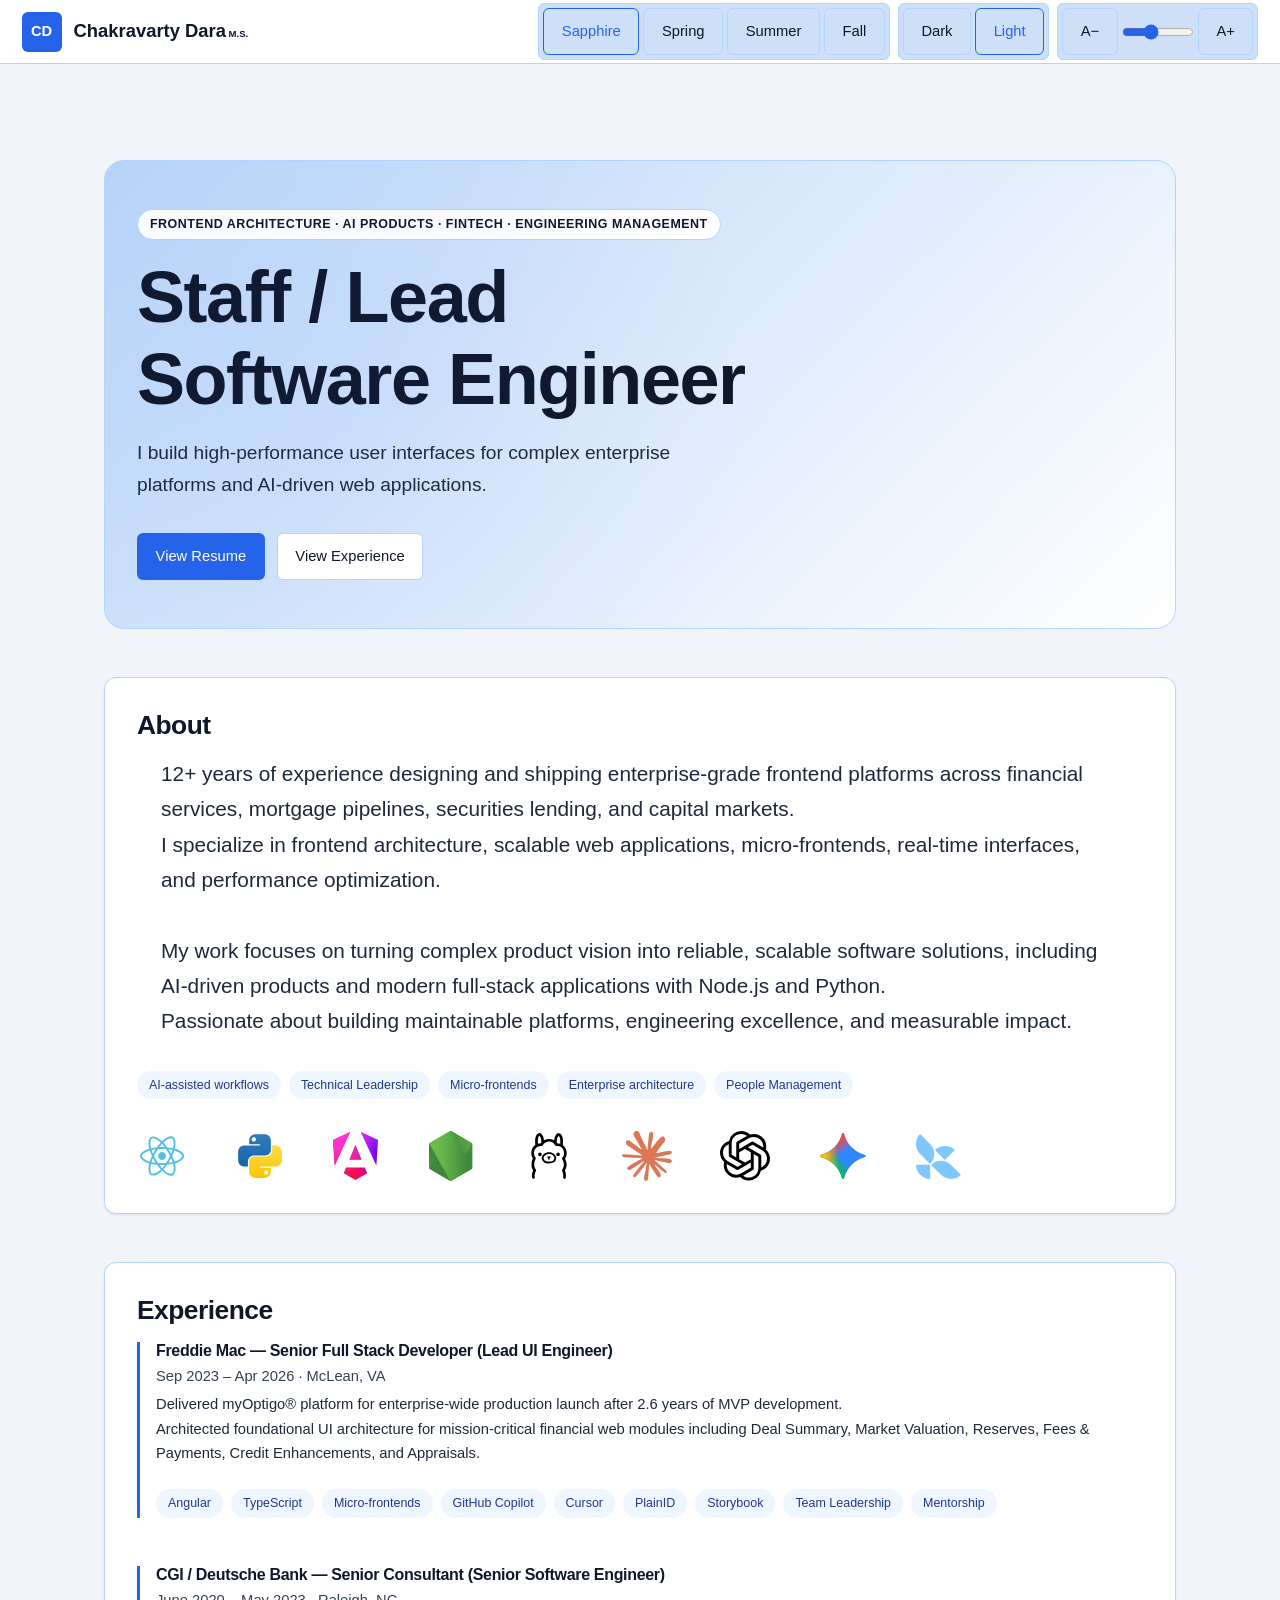
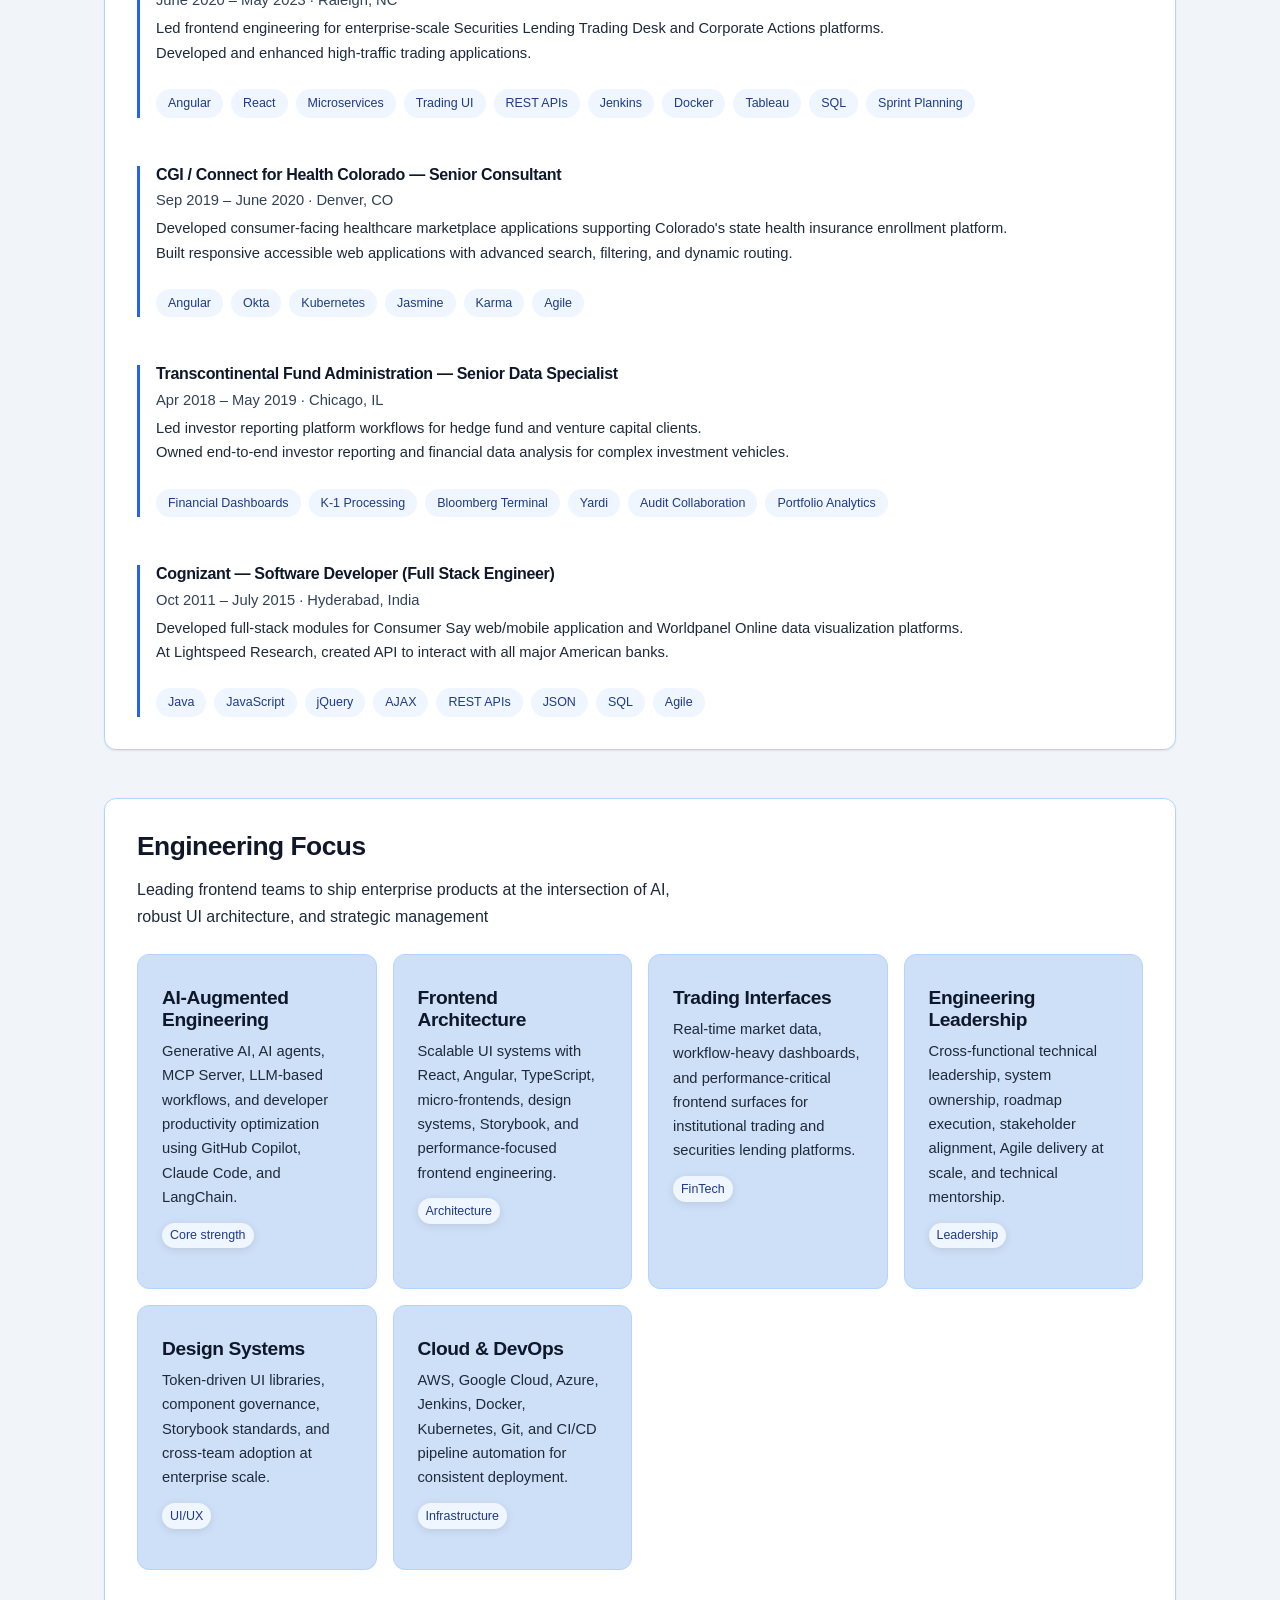
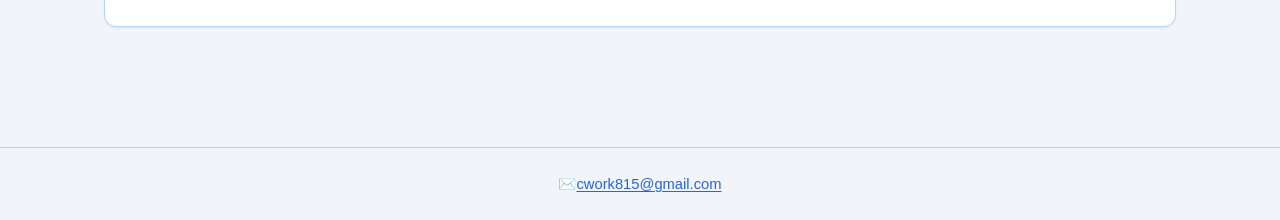
<file: index.html>
<!DOCTYPE html>
<html lang="en" data-theme="sapphire" data-mode="light" data-motion="on">

<head>
    <!-- Google tag (gtag.js) -->
    <script async src="https://www.googletagmanager.com/gtag/js?id=G-JVP2HB1P8S"></script>
    <script>
        window.dataLayer = window.dataLayer || [];
        function gtag() { dataLayer.push(arguments); }
        gtag('js', new Date());

        gtag('config', 'G-JVP2HB1P8S');
    </script>

    <meta charset="UTF-8">
    <meta name="viewport" content="width=device-width, initial-scale=1.0">

    <title>Chakravarty Dara — Staff Software Engineer | Frontend Architecture | Engineering Manager | UI/UX</title>
    <meta name="description" content="Staff / Lead Software Engineer — 12+ years building FinTech products, full-stack apps, and leading engineering teams.">
    <meta name="author" content="Chakravarty Dara">
    <meta name="theme-color" content="#0b1118">

    <meta property="og:type" content="website">
    <meta property="og:title" content="Chakravarty Dara — Staff Software Engineer">
    <meta property="og:description" content="FinTech, securities, mortgage, trading systems UI, and enterprise frontend engineering.">
    <meta property="og:url" content="https://cdara.github.io/">

    <meta name="twitter:card" content="summary">
    <meta name="twitter:title" content="Chakravarty Dara — Staff Software Engineer">
    <meta name="twitter:description" content="FinTech, securities, mortgage, trading systems UI, and enterprise frontend engineering.">

    <link rel="preconnect" href="https://fonts.googleapis.com">
    <link rel="preconnect" href="https://fonts.gstatic.com" crossorigin>
    <link href="https://fonts.googleapis.com/css2?family=Lato:wght@400;500;600;700&family=Poppins:wght@400;500;600;700&display=swap" rel="stylesheet">

    <link rel="stylesheet" href="css/tokens.css">
    <link rel="stylesheet" href="css/themes.css">
    <link rel="stylesheet" href="css/layout.css">
    <link rel="stylesheet" href="css/components.css">
    <link rel="stylesheet" href="css/responsive.css">
</head>

<body>

<header class="site-header">
    <div class="brand">
        <div class="brand-mark" aria-hidden="true">CD</div>
        <div class="brand-text">
            <strong><span style="font-size: 125%">Chakravarty Dara</span><span style="font-size: 65%"> M.S.</span></strong>
            <!-- <small>Staff / Lead UI Engineer • Engineering Manager</small> -->
        </div>
    </div>

    <!-- Desktop: inline controls -->
    <nav class="prefs-desktop" aria-label="Site preferences">
        <div class="prefs-group" role="group" aria-label="Color theme">
            <button class="btn btn-ghost" type="button" data-theme="sapphire" aria-pressed="true" title="Sapphire theme" aria-label="Sapphire theme">Sapphire</button>
            <button class="btn btn-ghost" type="button" data-theme="spring" aria-pressed="false" title="Spring theme" aria-label="Spring theme">Spring</button>
            <button class="btn btn-ghost" type="button" data-theme="summer" aria-pressed="false" title="Summer Lemon theme" aria-label="Summer Lemon theme">Summer</button>
            <button class="btn btn-ghost" type="button" data-theme="fall" aria-pressed="false" title="Fall Chestnut theme" aria-label="Fall Chestnut theme">Fall</button>
        </div>

        <div class="prefs-group" role="group" aria-label="Display mode">
            <button class="btn btn-ghost" type="button" data-mode="dark" aria-pressed="false" aria-label="Switch to dark mode">Dark</button>
            <button class="btn btn-ghost" type="button" data-mode="light" aria-pressed="true" aria-label="Switch to light mode">Light</button>
        </div>

        <div class="prefs-group font-controls" aria-label="Font size">
            <button class="btn btn-ghost" type="button" data-font-decrease aria-label="Decrease font size">A−</button>
            <!-- <label for="fontSliderDesktop" class="visually-hidden">Font size</label> -->
            <input type="range" id="fontSliderDesktop" min="0.85" max="1.25" step="0.05" value="1" aria-label="Font size">
            <button class="btn btn-ghost" type="button" data-font-increase aria-label="Increase font size">A+</button>
        </div>
        <!-- Need to fix -->
        <!-- <div class="prefs-group" role="group" aria-label="Font style">
            <button class="btn btn-ghost" type="button" data-font-style="formal" aria-pressed="true" aria-label="Formal font style">Formal</button>
            <button class="btn btn-ghost" type="button" data-font-style="poet" aria-pressed="false" aria-label="Poet font style">Poet</button>
            <button class="btn btn-ghost" type="button" data-font-style="modern" aria-pressed="false" aria-label="Modern font style">Modern</button>
        </div> -->

        <!-- <button class="btn btn-ghost" type="button" data-motion-toggle aria-pressed="true">Motion on</button> -->
        
        <!-- <a href="v2/" class="btn btn-ghost" target="_blank" rel="noopener noreferrer">v2 →</a> -->
    </nav>

    <!-- Mobile: single compact dropdown -->
    <div class="prefs-mobile">
        <button
            class="btn btn-secondary prefs-trigger"
            type="button"
            id="prefsTrigger"
            aria-expanded="false"
            aria-controls="prefsDropdown"
            aria-haspopup="true"
            aria-label="Open site preferences">
            Theme ▾
        </button>
        <div class="prefs-dropdown" id="prefsDropdown" role="dialog" aria-label="Site preferences">
            <div class="prefs-section">
                <span class="prefs-section-title">Color theme</span>
                <div class="theme-options" role="group" aria-label="Color theme">
                    <button class="btn btn-ghost" type="button" data-theme="sapphire" aria-pressed="true" aria-label="Sapphire theme">Sapphire</button>
                    <button class="btn btn-ghost" type="button" data-theme="spring" aria-pressed="false" aria-label="Spring theme">Spring</button>
                    <button class="btn btn-ghost" type="button" data-theme="summer" aria-pressed="false" aria-label="Summer theme">Summer</button>
                    <button class="btn btn-ghost" type="button" data-theme="fall" aria-pressed="false" aria-label="Fall theme">Fall</button>
                </div>
            </div>

            <div class="prefs-section">
                <span class="prefs-section-title">Mode</span>
                <div class="mode-row" role="group" aria-label="Display mode">
                    <button class="btn btn-ghost" type="button" data-mode="dark" aria-pressed="false" aria-label="Switch to dark mode">Dark</button>
                    <button class="btn btn-ghost" type="button" data-mode="light" aria-pressed="true" aria-label="Switch to light mode">Light</button>
                </div>
            </div>

            <div class="prefs-section">
                <span class="prefs-section-title">Font size</span>
                <div class="font-row">
                    <button class="btn btn-ghost" type="button" data-font-decrease aria-label="Decrease font size">A−</button>
                    <label for="fontSliderMobile" class="visually-hidden">Font size</label>
                    <input type="range" id="fontSliderMobile" min="0.85" max="1.25" step="0.05" value="1" aria-label="Font size">
                    <button class="btn btn-ghost" type="button" data-font-increase aria-label="Increase font size">A+</button>
                </div>
            </div>

            <!-- <div class="prefs-section">
                <span class="prefs-section-title">Font style</span>
                <div class="font-row" role="group" aria-label="Font style">
                    <button class="btn btn-ghost" type="button" data-font-style="formal" aria-pressed="true" aria-label="Formal font style">Formal</button>
                    <button class="btn btn-ghost" type="button" data-font-style="poet" aria-pressed="false" aria-label="Poet font style">Poet</button>
                    <button class="btn btn-ghost" type="button" data-font-style="modern" aria-pressed="false" aria-label="Modern font style">Modern</button>
                </div>
            </div> -->

            <!-- <div class="prefs-section">
                <span class="prefs-section-title">Motion</span>
                <div class="motion-row" role="group" aria-label="Animation preference">
                    <button class="btn btn-ghost" type="button" data-motion="on" aria-pressed="true" aria-label="Turn animations on">On</button>
                    <button class="btn btn-ghost" type="button" data-motion="off" aria-pressed="false" aria-label="Turn animations off">Off</button>
                </div>
            </div> -->
        </div>
    </div>
</header>

<main id="main-content">
    <section class="hero" id="hero">
        <p class="hero-eyebrow">Frontend Architecture · AI Products · FinTech · Engineering Management</p>
        <h1>Staff / Lead Software Engineer</h1>
        <p class="hero-lead">
           I build high-performance user interfaces for complex enterprise platforms and AI-driven web applications.
        </p>
        
        <div class="hero-actions">
            <a href="assets/resume.pdf" class="btn btn-primary" target="_blank" rel="noopener noreferrer">View Resume</a>
            <a href="#experience" class="btn btn-secondary">View Experience</a>
        </div>
    </section>

    <section class="card" id="about">
        <h2>About</h2>
        <p class="about-details">
            12+ years of experience designing and shipping enterprise-grade
            frontend platforms across financial services, mortgage pipelines,
            securities lending, and capital markets.
            <br>I specialize in frontend architecture, scalable web applications, 
            micro-frontends, real-time interfaces, and performance optimization.
            <br><br>My work focuses on turning complex product vision into reliable,
            scalable software solutions, including AI-driven products and
            modern full-stack applications with Node.js and Python.
            <br>Passionate about building maintainable platforms, engineering excellence, and measurable impact.
        </p>
        <ul class="tag-list">            
            <li>AI-assisted workflows</li>
            <li>Technical Leadership</li>
            <li>Micro-frontends</li>
            <li>Enterprise architecture</li>
            <li>People Management</li>
        </ul>
        
        <div class="tech-icons" style="margin-top: 2rem;">
            <a href="https://react.dev/" target="_blank" rel="noopener noreferrer" title="React">
                <img src="assets/icons/react.svg" alt="React" width="50" height="50">
            </a>
            <a href="https://www.python.org/" target="_blank" rel="noopener noreferrer" title="Python">
                <img src="assets/icons/python.svg" alt="Python" width="50" height="50">
            </a>
            <a href="https://angular.dev/" target="_blank" rel="noopener noreferrer" title="Angular">
                <img src="assets/icons/angular.svg" alt="Angular" width="45" height="45">
            </a>
            <a href="https://nodejs.org/" target="_blank" rel="noopener noreferrer" title="NodeJS">
                <img src="assets/icons/nodejsHex.svg" alt="NodeJS" width="50" height="50">
            </a>
            <a href="https://ollama.com/" target="_blank" rel="noopener noreferrer" title="Ollama">
                <img src="assets/icons/ollama.svg" alt="Ollama" width="50" height="50">
            </a>
            <a href="https://platform.claude.com/docs/en/home" target="_blank" rel="noopener noreferrer" title="Claude">
                <img src="assets/icons/claude.svg" alt="Claude" width="50" height="50">
            </a>
            <a href="https://developers.openai.com/" target="_blank" rel="noopener noreferrer" title="OpenAI">
                <img src="assets/icons/openai.svg" alt="OpenAI" width="50" height="50">
            </a>
            <a href="https://ai.google.dev/gemini-api/docs" target="_blank" rel="noopener noreferrer" title="Gemini">
                <img src="assets/icons/gemini.svg" alt="Gemini" width="50" height="50">
            </a>
            <a href="https://docs.langchain.com/" target="_blank" rel="noopener noreferrer" title="LangChain">
                <img src="assets/icons/langchain.svg" alt="LangChain" width="45" height="45">
            </a>
        </div>
    </section>
    

    <section class="card" id="experience">
        <h2>Experience</h2>
        <div class="timeline">
            <article class="timeline-item">
                <h3 class="timeline-title">Freddie Mac — Senior Full Stack Developer (Lead UI Engineer)</h3>
                <div class="timeline-subtitle">Sep 2023 – Apr 2026 · McLean, VA</div>
                <p class="timeline-detail">Delivered myOptigo® platform for enterprise-wide production launch after 2.6 years of MVP development.
                    <br />Architected foundational UI architecture for mission-critical financial web modules including Deal Summary, Market Valuation, Reserves, Fees & Payments, Credit Enhancements, and Appraisals.
                </p>
                <ul class="tag-list">
                    <li>Angular</li>
                    <li>TypeScript</li>
                    <li>Micro-frontends</li>
                    <li>GitHub Copilot</li>
                    <li>Cursor</li>
                    <li>PlainID</li>
                    <li>Storybook</li>
                    <li>Team Leadership</li>
                    <li>Mentorship</li>
                </ul>
            </article>
            <p></p>
            <article class="timeline-item">
                <h3 class="timeline-title">CGI / Deutsche Bank — Senior Consultant (Senior Software Engineer)</h3>
                <div class="timeline-subtitle">June 2020 – May 2023 · Raleigh, NC</div>
                <p class="timeline-detail">Led frontend engineering for enterprise-scale Securities Lending Trading Desk and Corporate Actions platforms.
                    <br />Developed and enhanced high-traffic trading applications.
                </p>
                <ul class="tag-list">
                    <li>Angular</li>
                    <li>React</li>
                    <li>Microservices</li>
                    <li>Trading UI</li>
                    <li>REST APIs</li>
                    <li>Jenkins</li>
                    <li>Docker</li>
                    <li>Tableau</li>
                    <li>SQL</li>
                    <li>Sprint Planning</li>
                </ul>
            </article>
            <p></p>
            <article class="timeline-item">
                <h3 class="timeline-title">CGI / Connect for Health Colorado — Senior Consultant</h3>
                <div class="timeline-subtitle">Sep 2019 – June 2020 · Denver, CO</div>
                <p class="timeline-detail">Developed consumer-facing healthcare marketplace applications supporting Colorado's state health insurance enrollment platform.
                    <br/>Built responsive accessible web applications with advanced search, filtering, and dynamic routing.
                </p>
                <ul class="tag-list">
                    <li>Angular</li>
                    <li>Okta</li>
                    <li>Kubernetes</li>
                    <li>Jasmine</li>
                    <li>Karma</li>
                    <li>Agile</li>
                </ul>
            </article>
            <p></p>
            <article class="timeline-item">
                <h3 class="timeline-title">Transcontinental Fund Administration — Senior Data Specialist</h3>
                <div class="timeline-subtitle">Apr 2018 – May 2019 · Chicago, IL</div>
                <p class="timeline-detail">Led investor reporting platform workflows for hedge fund and venture capital clients. 
                    <br/>Owned end-to-end investor reporting and financial data analysis for complex investment vehicles.
                </p>
                <ul class="tag-list">
                    <li>Financial Dashboards</li>
                    <li>K-1 Processing</li>
                    <li>Bloomberg Terminal</li>
                    <li>Yardi</li>
                    <li>Audit Collaboration</li>
                    <li>Portfolio Analytics</li>
                </ul>
            </article>
            <p></p>
            <article class="timeline-item">
                <h3 class="timeline-title">Cognizant — Software Developer (Full Stack Engineer)</h3>
                <div class="timeline-subtitle">Oct 2011 – July 2015 · Hyderabad, India</div>
                <p class="timeline-detail">Developed full-stack modules for Consumer Say web/mobile application and Worldpanel Online data visualization platforms. 
                    <br/>At Lightspeed Research, created API to interact with all major American banks.
                </p>
                <ul class="tag-list">
                    <li>Java</li>
                    <li>JavaScript</li>
                    <li>jQuery</li>
                    <li>AJAX</li>
                    <li>REST APIs</li>
                    <li>JSON</li>
                    <li>SQL</li>
                    <li>Agile</li>
                </ul>
            </article>
        </div>
    </section>

    <section class="card" id="work">
        <h2>Engineering Focus</h2>
        <p class="section-lead">Leading frontend teams to ship enterprise products at the intersection of AI, robust UI architecture, and strategic management</p>
        <div class="feature-grid">
            <article class="feature-card">
                <h3>AI-Augmented Engineering</h3>
                <p>Generative AI, AI agents, MCP Server, LLM-based workflows, and developer productivity optimization using GitHub Copilot, Claude Code, and LangChain.</p>
                <span class="badge">Core strength</span>
            </article>
            <article class="feature-card">
                <h3>Frontend Architecture</h3>
                <p>Scalable UI systems with React, Angular, TypeScript, micro-frontends, design systems, Storybook, and performance-focused frontend engineering.</p>
                <span class="badge">Architecture</span>
            </article>
            <article class="feature-card">
                <h3>Trading Interfaces</h3>
                <p>Real-time market data, workflow-heavy dashboards, and performance-critical frontend surfaces for institutional trading and securities lending platforms.</p>
                <span class="badge">FinTech</span>
            </article>
            <article class="feature-card">
                <h3>Engineering Leadership</h3>
                <p>Cross-functional technical leadership, system ownership, roadmap execution, stakeholder alignment, Agile delivery at scale, and technical mentorship.</p>
                <span class="badge">Leadership</span>
            </article>
            <article class="feature-card">
                <h3>Design Systems</h3>
                <p>Token-driven UI libraries, component governance, Storybook standards, and cross-team adoption at enterprise scale.</p>
                <span class="badge">UI/UX</span>
            </article>
            <article class="feature-card">
                <h3>Cloud & DevOps</h3>
                <p>AWS, Google Cloud, Azure, Jenkins, Docker, Kubernetes, Git, and CI/CD pipeline automation for consistent deployment.</p>
                <span class="badge">Infrastructure</span>
            </article>
        </div>
    </section>
</main>

<footer>
    <p><span aria-hidden="true">✉️</span><a href="mailto:cwork815@gmail.com" aria-label="Send email to cwork815@gmail.com">cwork815@gmail.com</a></p>
    <!-- <p class="text-right"> <span aria-hidden="true">🚀</span> <a href="v3/" class="footer-link" target="_blank" rel="noopener noreferrer" aria-label="View version 3"> v3 wip(🚧)</a></p> -->
</footer>

<script src="js/storage.js"></script>
<script src="js/preferences.js"></script>
<script src="js/app.js"></script>

</body>
</html>
</file>
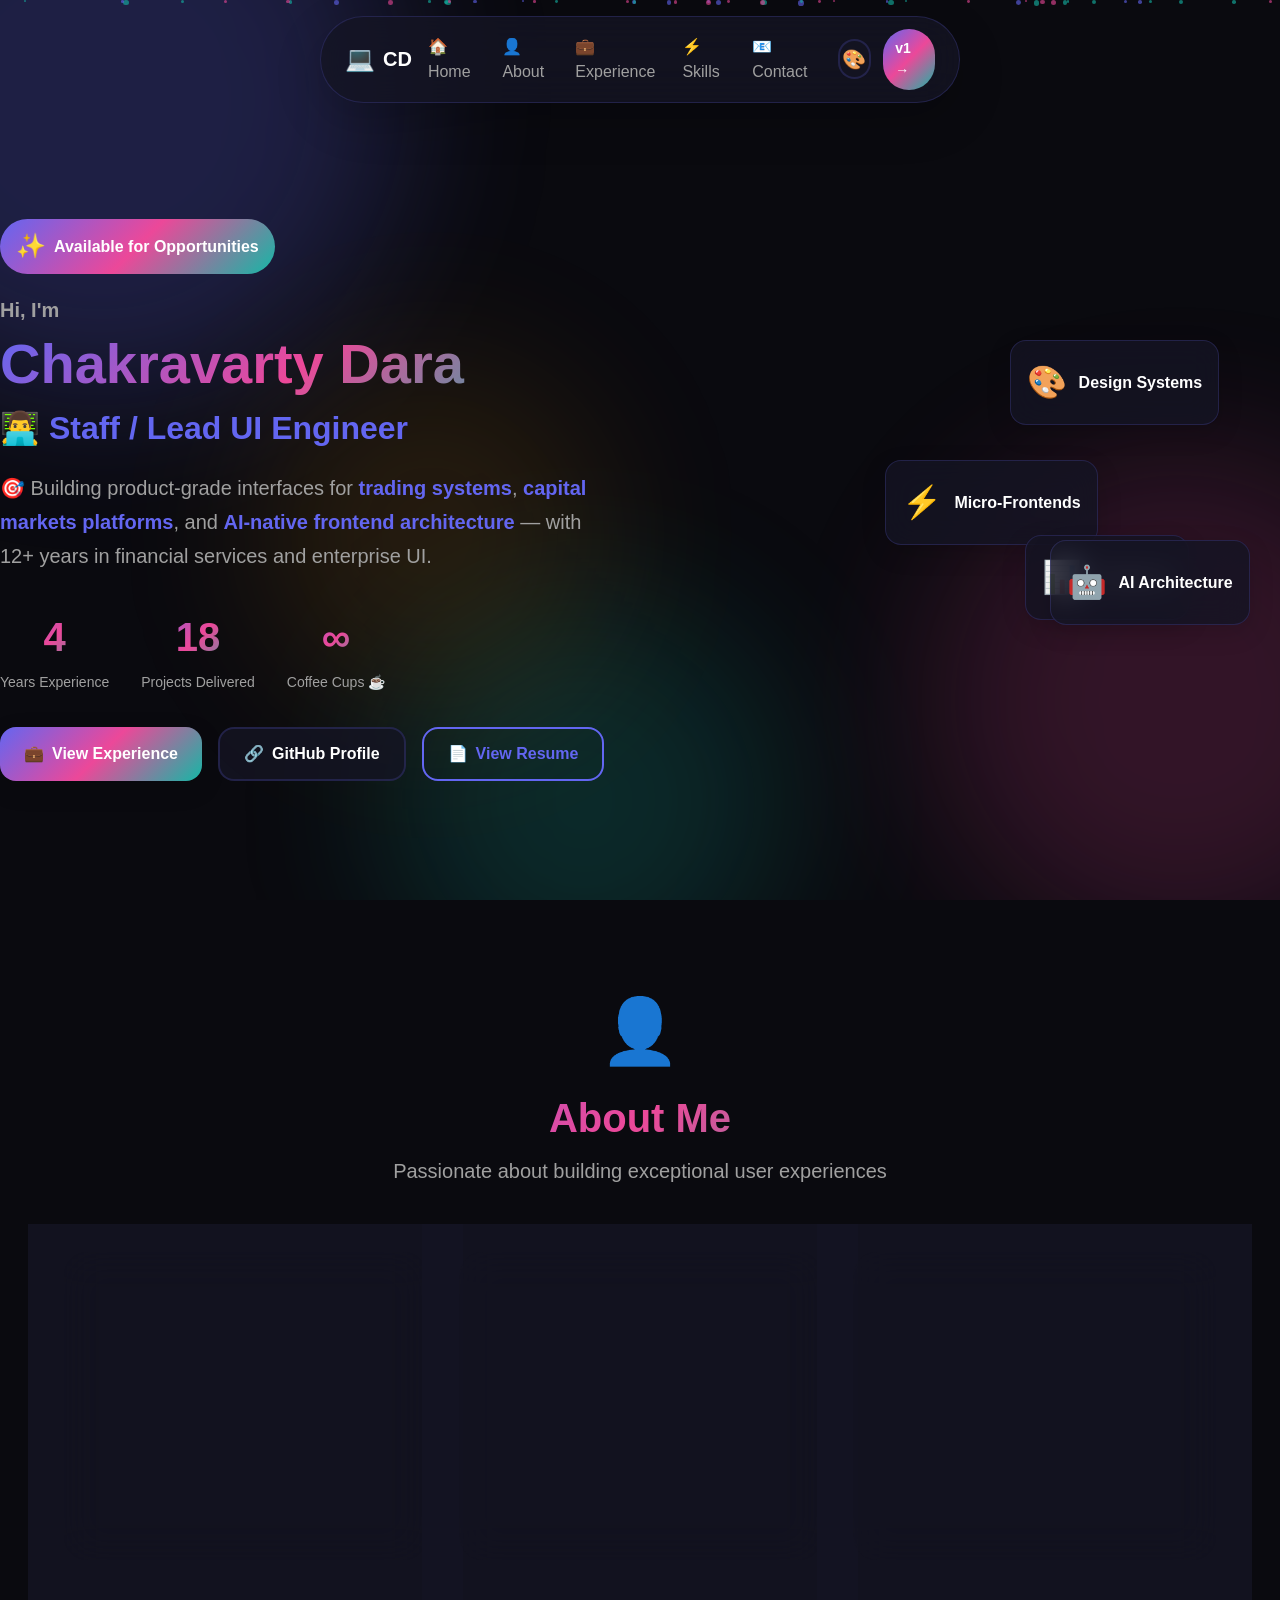
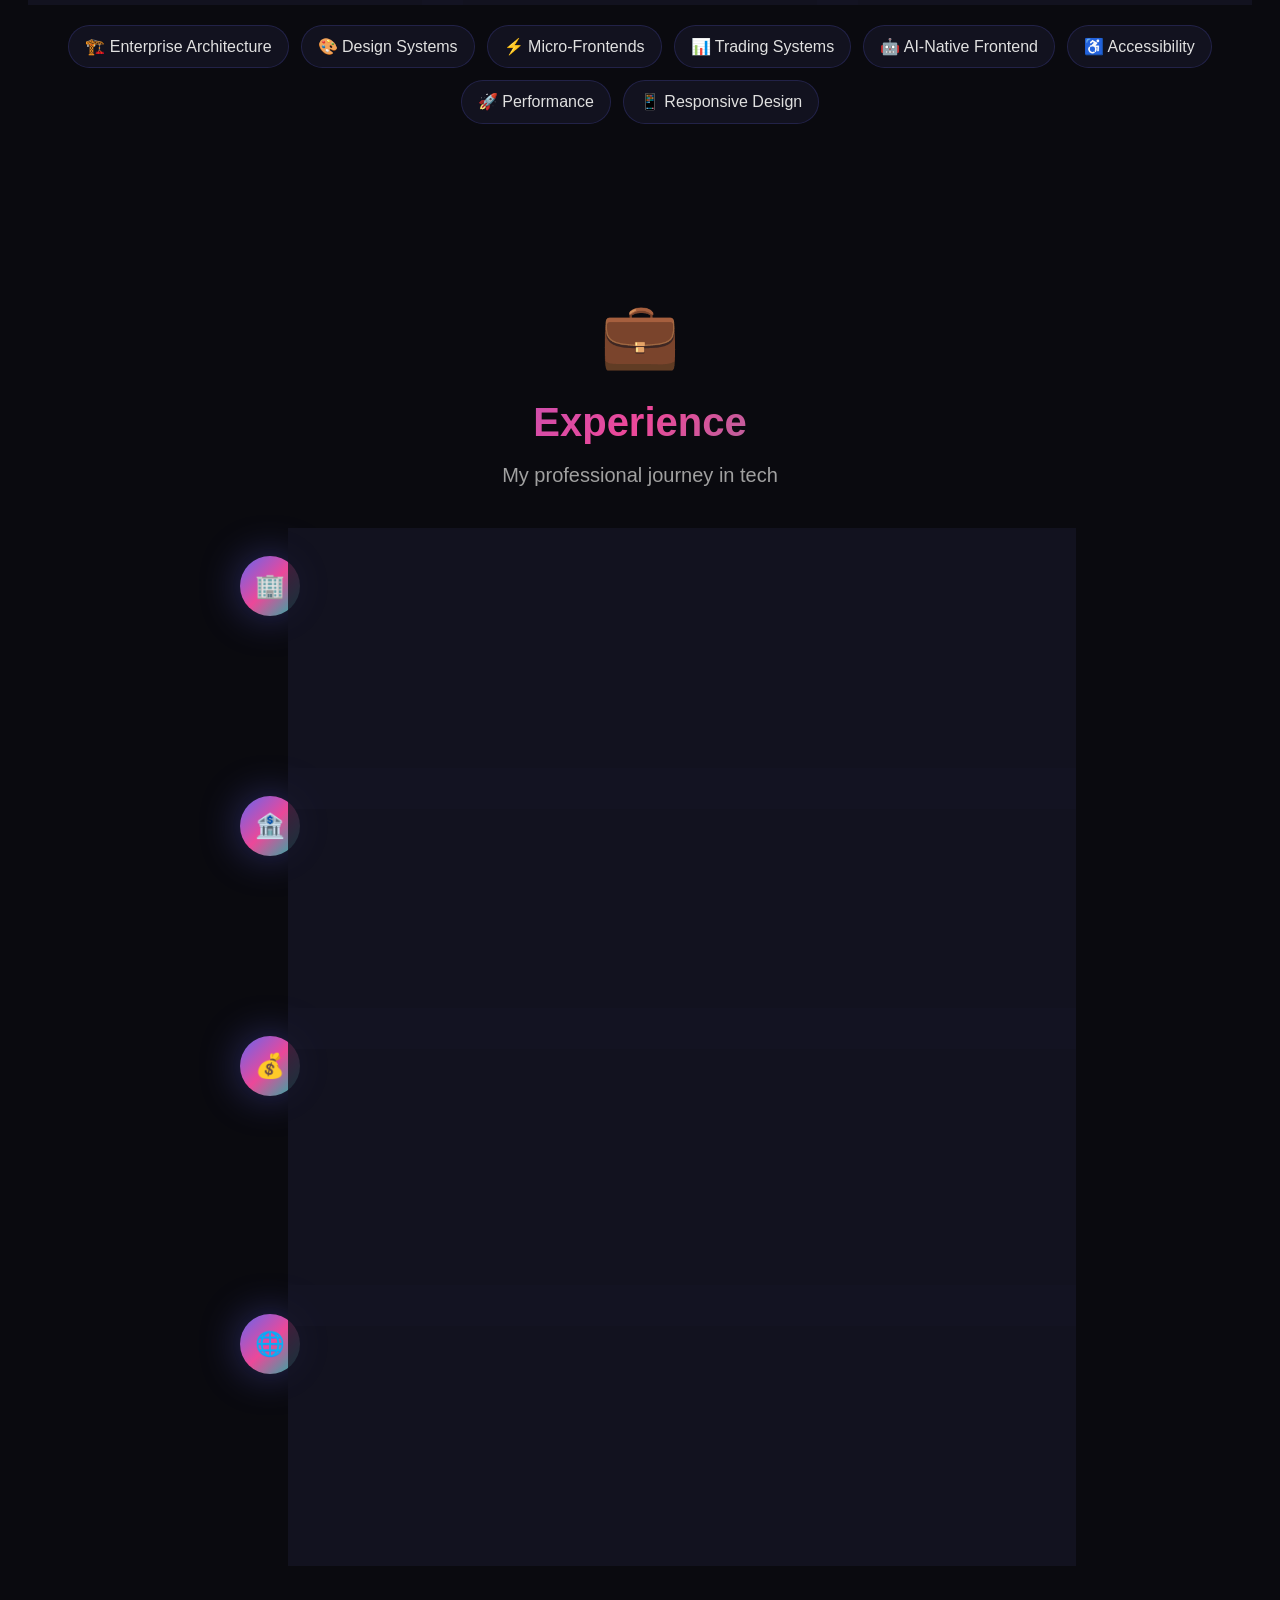
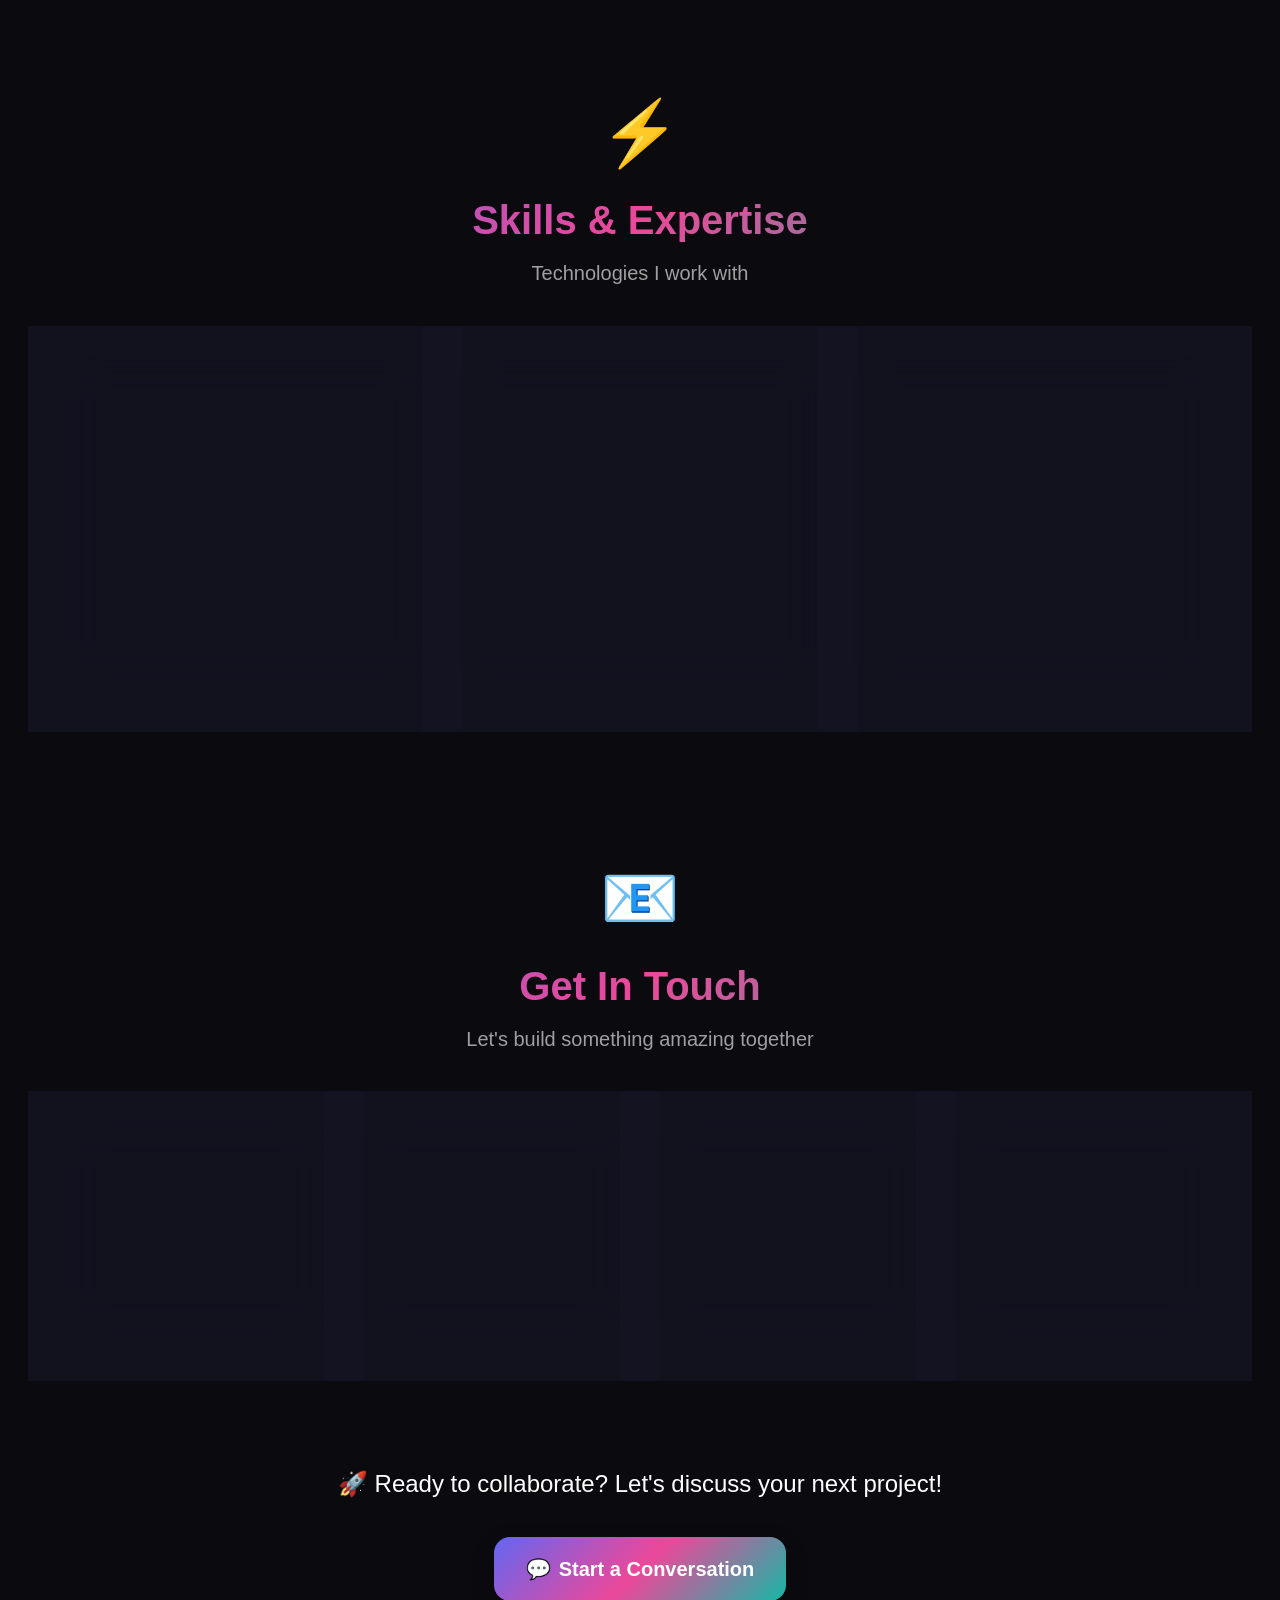
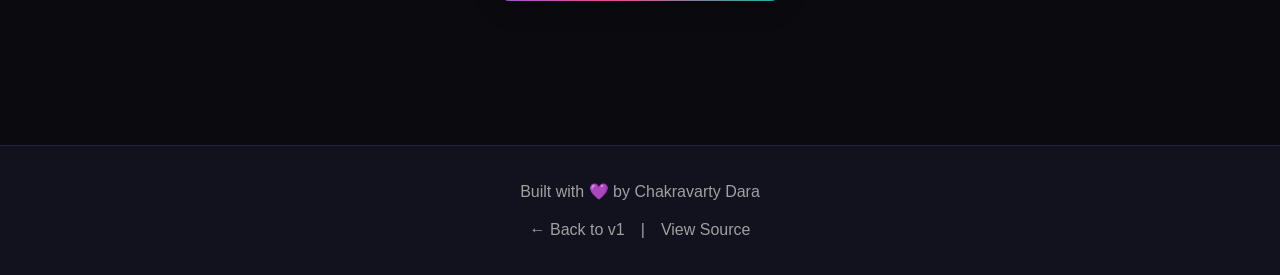
<file: v2/index.html>
<!DOCTYPE html>
<html lang="en" data-theme="neon" data-mode="dark">

<head>
    <meta charset="UTF-8">
    <meta name="viewport" content="width=device-width, initial-scale=1.0">
    
    <title>Chakravarty Dara 🚀 | Staff UI Engineer</title>
    <meta name="description" content="Staff / Lead UI Engineer — 12+ years building fintech trading systems, micro-frontends, and enterprise frontend architecture.">
    <meta name="author" content="Chakravarty Dara">
    <meta name="theme-color" content="#6366f1">
    
    <meta property="og:type" content="website">
    <meta property="og:title" content="Chakravarty Dara 🚀 | Staff UI Engineer">
    <meta property="og:description" content="Fintech trading systems UI, micro-frontends, and enterprise frontend engineering.">
    <meta property="og:url" content="https://cdara.github.io/v2/">
    
    <meta name="twitter:card" content="summary_large_image">
    <meta name="twitter:title" content="Chakravarty Dara 🚀 | Staff UI Engineer">
    <meta name="twitter:description" content="Fintech trading systems UI, micro-frontends, and enterprise frontend engineering.">
    
    <link rel="stylesheet" href="css/tokens.css">
    <link rel="stylesheet" href="css/themes.css">
    <link rel="stylesheet" href="css/animations.css">
    <link rel="stylesheet" href="css/components.css">
    <link rel="stylesheet" href="css/layout.css">
</head>

<body>
    <!-- Animated Background -->
    <div class="animated-bg">
        <div class="gradient-orb orb-1"></div>
        <div class="gradient-orb orb-2"></div>
        <div class="gradient-orb orb-3"></div>
        <div class="gradient-orb orb-4"></div>
    </div>

    <!-- Floating Particles -->
    <div class="particles" id="particles"></div>

    <!-- Navigation -->
    <nav class="floating-nav">
        <div class="nav-brand">
            <span class="brand-emoji">💻</span>
            <span class="brand-text">CD</span>
        </div>
        <div class="nav-links">
            <a href="#hero" class="nav-link">🏠 Home</a>
            <a href="#about" class="nav-link">👤 About</a>
            <a href="#experience" class="nav-link">💼 Experience</a>
            <a href="#skills" class="nav-link">⚡ Skills</a>
            <a href="#contact" class="nav-link">📧 Contact</a>
        </div>
        <div class="nav-controls">
            <button class="theme-btn" id="themeToggle" aria-label="Toggle theme">🎨</button>
            <a href="../index.html" class="version-link">v1 →</a>
        </div>
    </nav>

    <!-- Hero Section -->
    <section class="hero-section" id="hero">
        <div class="hero-content">
            <div class="hero-badge">
                <span class="badge-emoji">✨</span>
                <span class="badge-text">Available for Opportunities</span>
            </div>
            
            <h1 class="hero-title">
                <span class="title-line">Hi, I'm</span>
                <span class="title-name">Chakravarty Dara</span>
                <span class="title-role">👨‍💻 Staff / Lead UI Engineer</span>
            </h1>
            
            <p class="hero-description">
                🎯 Building product-grade interfaces for <strong>trading systems</strong>, 
                <strong>capital markets platforms</strong>, and <strong>AI-native frontend architecture</strong> 
                — with 12+ years in financial services and enterprise UI.
            </p>
            
            <div class="hero-stats">
                <div class="stat-item">
                    <span class="stat-number">12+</span>
                    <span class="stat-label">Years Experience</span>
                </div>
                <div class="stat-item">
                    <span class="stat-number">50+</span>
                    <span class="stat-label">Projects Delivered</span>
                </div>
                <div class="stat-item">
                    <span class="stat-number">∞</span>
                    <span class="stat-label">Coffee Cups ☕</span>
                </div>
            </div>
            
            <div class="hero-actions">
                <a href="#experience" class="btn btn-primary btn-glow">
                    <span>💼</span> View Experience
                </a>
                <a href="https://github.com/cdara" target="_blank" class="btn btn-secondary btn-pulse">
                    <span>🔗</span> GitHub Profile
                </a>
                <a href="../assets/resume.pdf" target="_blank" class="btn btn-tertiary">
                    <span>📄</span> View Resume
                </a>
            </div>
        </div>
        
        <div class="hero-visual">
            <div class="floating-card card-1">
                <span class="card-icon">🎨</span>
                <span class="card-text">Design Systems</span>
            </div>
            <div class="floating-card card-2">
                <span class="card-icon">⚡</span>
                <span class="card-text">Micro-Frontends</span>
            </div>
            <div class="floating-card card-3">
                <span class="card-icon">📊</span>
                <span class="card-text">Trading UI</span>
            </div>
            <div class="floating-card card-4">
                <span class="card-icon">🤖</span>
                <span class="card-text">AI Architecture</span>
            </div>
        </div>
    </section>

    <!-- About Section -->
    <section class="section about-section" id="about">
        <div class="container">
            <div class="section-header">
                <span class="section-emoji">👤</span>
                <h2 class="section-title">About Me</h2>
                <p class="section-subtitle">Passionate about building exceptional user experiences</p>
            </div>
            
            <div class="about-grid">
                <div class="about-card glass-card">
                    <div class="card-icon">🎯</div>
                    <h3>My Mission</h3>
                    <p>Bridging product vision with Staff-level engineering execution to create scalable, high-performance frontend systems.</p>
                </div>
                
                <div class="about-card glass-card">
                    <div class="card-icon">💡</div>
                    <h3>My Approach</h3>
                    <p>Combining deep technical expertise with user-centered design thinking to deliver solutions that exceed expectations.</p>
                </div>
                
                <div class="about-card glass-card">
                    <div class="card-icon">🌟</div>
                    <h3>My Values</h3>
                    <p>Quality, collaboration, continuous learning, and building inclusive, accessible digital experiences for everyone.</p>
                </div>
            </div>
            
            <div class="expertise-tags">
                <span class="expertise-tag">🏗️ Enterprise Architecture</span>
                <span class="expertise-tag">🎨 Design Systems</span>
                <span class="expertise-tag">⚡ Micro-Frontends</span>
                <span class="expertise-tag">📊 Trading Systems</span>
                <span class="expertise-tag">🤖 AI-Native Frontend</span>
                <span class="expertise-tag">♿ Accessibility</span>
                <span class="expertise-tag">🚀 Performance</span>
                <span class="expertise-tag">📱 Responsive Design</span>
            </div>
        </div>
    </section>

    <!-- Experience Section -->
    <section class="section experience-section" id="experience">
        <div class="container">
            <div class="section-header">
                <span class="section-emoji">💼</span>
                <h2 class="section-title">Experience</h2>
                <p class="section-subtitle">My professional journey in tech</p>
            </div>
            
            <div class="timeline">
                <div class="timeline-item">
                    <div class="timeline-marker">
                        <span class="marker-emoji">🏢</span>
                    </div>
                    <div class="timeline-content glass-card">
                        <div class="timeline-header">
                            <h3>Freddie Mac</h3>
                            <span class="timeline-role">Lead UI Engineer</span>
                            <span class="timeline-date">2023 – Present</span>
                        </div>
                        <p class="timeline-description">
                            🏗️ Micro-frontend architecture, design system governance, and high-scale data interfaces for enterprise mortgage & capital markets UI.
                        </p>
                        <div class="timeline-tags">
                            <span class="tag">Micro-Frontends</span>
                            <span class="tag">Design Systems</span>
                            <span class="tag">Enterprise UI</span>
                        </div>
                    </div>
                </div>
                
                <div class="timeline-item">
                    <div class="timeline-marker">
                        <span class="marker-emoji">🏦</span>
                    </div>
                    <div class="timeline-content glass-card">
                        <div class="timeline-header">
                            <h3>CGI / Deutsche Bank</h3>
                            <span class="timeline-role">Senior UI Engineer</span>
                            <span class="timeline-date">2019 – 2023</span>
                        </div>
                        <p class="timeline-description">
                            📊 Trading systems UI, real-time market data visualization, and cross-team frontend standards for global banking & trading platforms.
                        </p>
                        <div class="timeline-tags">
                            <span class="tag">Trading UI</span>
                            <span class="tag">Real-time Data</span>
                            <span class="tag">FinTech</span>
                        </div>
                    </div>
                </div>
                
                <div class="timeline-item">
                    <div class="timeline-marker">
                        <span class="marker-emoji">💰</span>
                    </div>
                    <div class="timeline-content glass-card">
                        <div class="timeline-header">
                            <h3>Transcontinental Fund Administration</h3>
                            <span class="timeline-role">UI Developer</span>
                            <span class="timeline-date">2018 – 2019</span>
                        </div>
                        <p class="timeline-description">
                            📈 Financial reporting dashboards and workflow-driven enterprise applications for fund ops & reporting platforms.
                        </p>
                        <div class="timeline-tags">
                            <span class="tag">Dashboards</span>
                            <span class="tag">Workflows</span>
                            <span class="tag">Enterprise Apps</span>
                        </div>
                    </div>
                </div>
                
                <div class="timeline-item">
                    <div class="timeline-marker">
                        <span class="marker-emoji">🌐</span>
                    </div>
                    <div class="timeline-content glass-card">
                        <div class="timeline-header">
                            <h3>Cognizant</h3>
                            <span class="timeline-role">UI Developer</span>
                            <span class="timeline-date">2011 – 2015</span>
                        </div>
                        <p class="timeline-description">
                            💼 Large-scale web applications across healthcare and financial services clients in enterprise consulting & delivery.
                        </p>
                        <div class="timeline-tags">
                            <span class="tag">Web Apps</span>
                            <span class="tag">Consulting</span>
                            <span class="tag">Enterprise</span>
                        </div>
                    </div>
                </div>
            </div>
        </div>
    </section>

    <!-- Skills Section -->
    <section class="section skills-section" id="skills">
        <div class="container">
            <div class="section-header">
                <span class="section-emoji">⚡</span>
                <h2 class="section-title">Skills & Expertise</h2>
                <p class="section-subtitle">Technologies I work with</p>
            </div>
            
            <div class="skills-grid">
                <div class="skill-category glass-card">
                    <h3 class="category-title">🎨 Frontend</h3>
                    <div class="skill-items">
                        <div class="skill-item">
                            <span class="skill-name">React / Next.js</span>
                            <div class="skill-bar">
                                <div class="skill-progress" style="width: 95%"></div>
                            </div>
                        </div>
                        <div class="skill-item">
                            <span class="skill-name">TypeScript</span>
                            <div class="skill-bar">
                                <div class="skill-progress" style="width: 90%"></div>
                            </div>
                        </div>
                        <div class="skill-item">
                            <span class="skill-name">Vue.js</span>
                            <div class="skill-bar">
                                <div class="skill-progress" style="width: 85%"></div>
                            </div>
                        </div>
                        <div class="skill-item">
                            <span class="skill-name">CSS / Tailwind</span>
                            <div class="skill-bar">
                                <div class="skill-progress" style="width: 92%"></div>
                            </div>
                        </div>
                    </div>
                </div>
                
                <div class="skill-category glass-card">
                    <h3 class="category-title">🏗️ Architecture</h3>
                    <div class="skill-items">
                        <div class="skill-item">
                            <span class="skill-name">Micro-Frontends</span>
                            <div class="skill-bar">
                                <div class="skill-progress" style="width: 90%"></div>
                            </div>
                        </div>
                        <div class="skill-item">
                            <span class="skill-name">Design Systems</span>
                            <div class="skill-bar">
                                <div class="skill-progress" style="width: 95%"></div>
                            </div>
                        </div>
                        <div class="skill-item">
                            <span class="skill-name">State Management</span>
                            <div class="skill-bar">
                                <div class="skill-progress" style="width: 88%"></div>
                            </div>
                        </div>
                        <div class="skill-item">
                            <span class="skill-name">Performance</span>
                            <div class="skill-bar">
                                <div class="skill-progress" style="width: 85%"></div>
                            </div>
                        </div>
                    </div>
                </div>
                
                <div class="skill-category glass-card">
                    <h3 class="category-title">🛠️ Tools</h3>
                    <div class="skill-items">
                        <div class="skill-item">
                            <span class="skill-name">Git / GitHub</span>
                            <div class="skill-bar">
                                <div class="skill-progress" style="width: 95%"></div>
                            </div>
                        </div>
                        <div class="skill-item">
                            <span class="skill-name">Webpack / Vite</span>
                            <div class="skill-bar">
                                <div class="skill-progress" style="width: 85%"></div>
                            </div>
                        </div>
                        <div class="skill-item">
                            <span class="skill-name">CI/CD</span>
                            <div class="skill-bar">
                                <div class="skill-progress" style="width: 80%"></div>
                            </div>
                        </div>
                        <div class="skill-item">
                            <span class="skill-name">Testing</span>
                            <div class="skill-bar">
                                <div class="skill-progress" style="width: 82%"></div>
                            </div>
                        </div>
                    </div>
                </div>
            </div>
        </div>
    </section>

    <!-- Contact Section -->
    <section class="section contact-section" id="contact">
        <div class="container">
            <div class="section-header">
                <span class="section-emoji">📧</span>
                <h2 class="section-title">Get In Touch</h2>
                <p class="section-subtitle">Let's build something amazing together</p>
            </div>
            
            <div class="contact-grid">
                <div class="contact-card glass-card">
                    <div class="contact-icon">📧</div>
                    <h3>Email</h3>
                    <a href="mailto:your.email@example.com" class="contact-link">your.email@example.com</a>
                </div>
                
                <div class="contact-card glass-card">
                    <div class="contact-icon">🔗</div>
                    <h3>LinkedIn</h3>
                    <a href="https://linkedin.com/in/yourprofile" target="_blank" class="contact-link">Connect with me</a>
                </div>
                
                <div class="contact-card glass-card">
                    <div class="contact-icon">🐙</div>
                    <h3>GitHub</h3>
                    <a href="https://github.com/cdara" target="_blank" class="contact-link">Check my repos</a>
                </div>
                
                <div class="contact-card glass-card">
                    <div class="contact-icon">🐦</div>
                    <h3>Twitter</h3>
                    <a href="https://twitter.com/yourhandle" target="_blank" class="contact-link">Follow me</a>
                </div>
            </div>
            
            <div class="contact-cta">
                <p class="cta-text">🚀 Ready to collaborate? Let's discuss your next project!</p>
                <a href="mailto:your.email@example.com" class="btn btn-primary btn-glow btn-large">
                    <span>💬</span> Start a Conversation
                </a>
            </div>
        </div>
    </section>

    <!-- Footer -->
    <footer class="footer">
        <div class="container">
            <p>Built with 💜 by Chakravarty Dara</p>
            <div class="footer-links">
                <a href="../index.html">← Back to v1</a>
                <span>|</span>
                <a href="https://github.com/cdara/cdara.github.io" target="_blank">View Source</a>
            </div>
        </div>
    </footer>

    <script src="js/animations.js"></script>
    <script src="js/theme.js"></script>
    <script src="js/particles.js"></script>
</body>

</html>
</file>
<file: css/tokens.css>
/* Design tokens, reset, base typography */

*,
*::before,
*::after {
    margin: 0;
    padding: 0;
    box-sizing: border-box;
}

html {
    font-size: 100%;
    text-size-adjust: 100%;
    scroll-behavior: smooth;
}

html.motion-off {
    scroll-behavior: auto;
}

html.motion-off *,
html.motion-off *::before,
html.motion-off *::after {
    animation: none !important;
    transition: none !important;
}

@media (prefers-reduced-motion: reduce) {
    html:not([data-motion="on"]) {
        scroll-behavior: auto;
    }

    html:not([data-motion="on"]) *,
    html:not([data-motion="on"]) *::before,
    html:not([data-motion="on"]) *::after {
        animation: none !important;
        transition: none !important;
    }
}

html.theme-transition,
html.theme-transition *,
html.theme-transition *::before,
html.theme-transition *::after {
    transition:
        background-color 0.35s ease,
        color 0.35s ease,
        border-color 0.35s ease,
        fill 0.35s ease,
        stroke 0.35s ease !important;
}

body {
    min-height: 100vh;
    overflow-x: hidden;
    font-family: var(--font-family,
        "Segoe UI",
        Inter,
        -apple-system,
        BlinkMacSystemFont,
        Roboto,
        Helvetica,
        Arial,
        sans-serif) !important;
    font-size: calc(var(--font-md) * var(--font-scale));
    line-height: 1.65;
    color: var(--text);
    background: var(--bg);
    -webkit-font-smoothing: antialiased;
}

img,
video {
    max-width: 100%;
    height: auto;
    display: block;
}

a {
    color: var(--accent);
    text-decoration-thickness: 1px;
    text-underline-offset: 0.15em;
}

a:hover {
    color: var(--accent-strong);
}

:focus-visible {
    outline: 2px solid var(--accent);
    outline-offset: 2px;
}

:root {
    --font-scale: 1;

    --font-xs: calc(0.78rem * var(--font-scale));
    --font-sm: calc(0.92rem * var(--font-scale));
    --font-md: calc(1rem * var(--font-scale));
    --font-lg: calc(1.2rem * var(--font-scale));
    --font-xl: calc(1.65rem * var(--font-scale));
    --font-2xl: clamp(calc(2rem * var(--font-scale)), calc(5vw * var(--font-scale)), calc(3.25rem * var(--font-scale)));
    --font-3xl: clamp(calc(2.5rem * var(--font-scale)), calc(7vw * var(--font-scale)), calc(4.5rem * var(--font-scale)));

    --weight-regular: 400;
    --weight-medium: 500;
    --weight-semibold: 600;
    --weight-bold: 700;

    --max-width: 1120px;
    --header-height: 4rem;
    --radius-sm: 6px;
    --radius-md: 12px;
    --radius-lg: 20px;

    --space-1: 0.25rem;
    --space-2: 0.5rem;
    --space-3: 0.75rem;
    --space-4: 1rem;
    --space-5: 1.5rem;
    --space-6: 2rem;
    --space-7: 3rem;
    --space-8: 4.5rem;

    --shadow-sm: 0 1px 2px rgba(0, 0, 0, 0.08);
    --shadow-md: 0 8px 24px rgba(0, 0, 0, 0.12);

    --transition-fast: 0.15s ease;
    --transition-base: 0.2s ease;
}

h1,
h2,
h3 {
    color: var(--heading);
    line-height: 1.15;
    letter-spacing: -0.02em;
}

h1 {
    font-size: var(--font-3xl);
    font-weight: var(--weight-bold);
}

h2 {
    font-size: var(--font-xl);
    font-weight: var(--weight-semibold);
    margin-bottom: var(--space-4);
}

h3 {
    font-size: var(--font-lg);
    font-weight: var(--weight-semibold);
}

p {
    color: var(--text-muted);
}

p.about-details {
    font-size: calc(1.3rem * var(--font-scale));
    line-height: 1.7;
    text-align: left;
    margin: 1rem 1.5em 2rem 1.5rem;
}

main {
    width: min(100%, var(--max-width));
    margin: 0 auto;
    padding:
        calc(var(--header-height) + var(--space-6))
        var(--space-5)
        var(--space-8);
}

section {
    margin-bottom: var(--space-7);
}

footer {
    border-top: 1px solid var(--border);
    padding: var(--space-5);
    text-align: center;
    font-size: var(--font-sm);
    color: var(--text-muted);
    position: relative;
}

.footer-link {
    position: absolute;
    bottom: var(--space-5);
    right: var(--space-5);
    color: var(--text-muted);
    text-decoration: none;
    font-size: var(--font-sm);
    transition: color var(--transition-base);
}

.footer-link:hover {
    color: var(--accent);
}
</file>
<file: css/themes.css>
/* Solid theme palettes — no gradients, no animation */

html {
    color-scheme: dark light;
}

/* Sapphire */
html[data-theme="sapphire"][data-mode="dark"] {
    color-scheme: dark;
    --bg: #0b1118;
    --surface: #141c27;
    --surface-alt: #1a2433;
    --hero-bg: #162033;
    --border: #2a3544;
    --heading: #f8fafc;
    --text: #e2e8f0;
    --text-muted: #cbd5e1;
    --accent: #60a5fa;
    --accent-strong: #93c5fd;
    --accent-contrast: #0b1118;
    --accent-secondary: #818cf8;
    --accent-tertiary: #a78bfa;
    --tag-bg: #39537f;
    --tag-text: #e2e8f0;
    --btn-text: #f8fafc;
}

html[data-theme="sapphire"][data-mode="light"] {
    color-scheme: light;
    --bg: #f1f5f9;
    --surface: #ffffff;
    --surface-alt: #cee0f7;
    --hero-bg: #b9d5f9;
    --border: #b2d5ff;
    --heading: #0f172a;
    --text: #334155;
    --text-muted: #1e293b;
    --accent: #2563eb;
    --accent-strong: #1d4ed8;
    --accent-contrast: #ffffff;
    --accent-secondary: #4f46e5;
    --accent-tertiary: #7c3aed;
    --tag-bg: #eff6ff;
    --tag-text: #1e3a8a;
    --btn-text: #0f172a;
}

/* Spring */
html[data-theme="spring"][data-mode="dark"] {
    color-scheme: dark;
    --bg: #0d1510;
    --surface: #152019;
    --surface-alt: #1c2a22;
    --hero-bg: #1a3328;
    --border: #2d4035;
    --heading: #ecfdf5;
    --text: #d1fae5;
    --text-muted: #a7f3d0;
    --accent: #34d399;
    --accent-strong: #6ee7b7;
    --accent-contrast: #052e16;
    --accent-secondary: #10b981;
    --accent-tertiary: #059669;
    --tag-bg: #14532d;
    --tag-text: #d1fae5;
    --btn-text: #ecfdf5;
}

html[data-theme="spring"][data-mode="light"] {
    color-scheme: light;
    --bg: #f0fdf4;
    --surface: #ffffff;
    --surface-alt: #dcfce7;
    --hero-bg: #bbf7d0;
    --border: #bbf7d0;
    --heading: #14532d;
    --text: #166534;
    --text-muted: #064e3b;
    --accent: #059669;
    --accent-strong: #047857;
    --accent-contrast: #ffffff;
    --accent-secondary: #10b981;
    --accent-tertiary: #047857;
    --tag-bg: #8df9a3;
    --tag-text: #065f46;
    --btn-text: #14532d;
}

/* Summer Lemon */
html[data-theme="summer"][data-mode="dark"] {
    color-scheme: dark;
    --bg: #14120a;
    --surface: #1f1c12;
    --surface-alt: #2a2618;
    --hero-bg: #3d3518;
    --border: #3f3824;
    --heading: #fefce8;
    --text: #fef9c3;
    --text-muted: #fde68a;
    --accent: #facc15;
    --accent-strong: #fde047;
    --accent-contrast: #422006;
    --accent-secondary: #eab308;
    --accent-tertiary: #ca8a04;
    --tag-bg: #422006;
    --tag-text: #fef9c3;
    --btn-text: #fefce8;
}

html[data-theme="summer"][data-mode="light"] {
    color-scheme: light;
    --bg: #fefce8;
    --surface: #ffffff;
    --surface-alt: #fef9c3;
    --hero-bg: #fde047;
    --border: #fde68a;
    --heading: #713f12;
    --text: #713f12;
    --text-muted: #78350f;
    --accent: #ca8a04;
    --accent-strong: #a16207;
    --accent-contrast: #ffffff;
    --accent-secondary: #eab308;
    --accent-tertiary: #a16207;
    --tag-bg: #ffe9a8;
    --tag-text: #713f12;
    --btn-text: #713f12;
}

/* Fall Chestnut */
html[data-theme="fall"][data-mode="dark"] {
    color-scheme: dark;
    --bg: #140f0c;
    --surface: #1f1712;
    --surface-alt: #2a1f18;
    --hero-bg: #3d2818;
    --border: #3f2f24;
    --heading: #fef3e2;
    --text: #fed7aa;
    --text-muted: #fdba74;
    --accent: #f97316;
    --accent-strong: #fb923c;
    --accent-contrast: #431407;
    --accent-secondary: #ea580c;
    --accent-tertiary: #c2410c;
    --tag-bg: #431407;
    --tag-text: #fed7aa;
    --btn-text: #fef3e2;
}

html[data-theme="fall"][data-mode="light"] {
    color-scheme: light;
    --bg: #fff7ed;
    --surface: #ffffff;
    --surface-alt: #ffedd5;
    --hero-bg: #fdba74;
    --border: #fed7aa;
    --heading: #7c2d12;
    --text: #7c2d12;
    --text-muted: #9a3412;
    --accent: #ea580c;
    --accent-strong: #c2410c;
    --accent-contrast: #ffffff;
    --accent-secondary: #f97316;
    --accent-tertiary: #c2410c;
    --tag-bg: #ffd194;
    --tag-text: #7c2d12;
    --btn-text: #7c2d12;
}
</file>
<file: css/layout.css>
/* Page structure */

.site-header {
    position: sticky;
    top: 0;
    z-index: 100;
    height: var(--header-height);
    display: flex;
    align-items: center;
    justify-content: space-between;
    gap: var(--space-4);
    padding: 0 calc(var(--space-5) * 0.9);
    background: var(--surface);
    backdrop-filter: blur(12px);
    -webkit-backdrop-filter: blur(12px);
    border-bottom: 1px solid var(--border);
}

.brand {
    display: flex;
    align-items: center;
    gap: var(--space-3);
    min-width: 0;
}

.brand-mark {
    flex-shrink: 0;
    width: 2.5rem;
    height: 2.5rem;
    display: grid;
    place-items: center;
    border-radius: var(--radius-sm);
    background: var(--accent);
    color: var(--accent-contrast);
    font-size: var(--font-sm);
    font-weight: var(--weight-bold);
}

.brand-text {
    min-width: 0;
}

.brand-text strong {
    display: block;
    color: var(--heading);
    font-size: var(--font-sm);
    font-weight: var(--weight-semibold);
    white-space: nowrap;
    overflow: hidden;
    text-overflow: ellipsis;
}

.brand-text small {
    display: block;
    color: var(--text-muted);
    font-size: var(--font-xs);
    white-space: nowrap;
    overflow: hidden;
    text-overflow: ellipsis;
}

.hero {
    background: linear-gradient(135deg, var(--hero-bg) 0%, var(--surface) 100%);
    border: 1px solid var(--border);
    border-radius: var(--radius-lg);
    padding: var(--space-7) var(--space-6);
    position: relative;
    overflow: hidden;
}

.hero::before {
    content: '';
    position: absolute;
    top: 0;
    left: 0;
    right: 0;
    bottom: 0;
    background: radial-gradient(circle at 20% 50%, var(--accent) 0%, transparent 50%);
    opacity: 0.05;
    pointer-events: none;
}

.hero-eyebrow {
    display: inline-block;
    margin-bottom: var(--space-4);
    padding: var(--space-1) var(--space-3);
    border-radius: 999px;
    background: var(--surface);
    border: 1px solid var(--border);
    color: var(--heading);
    font-size: var(--font-xs);
    font-weight: var(--weight-semibold);
    letter-spacing: 0.04em;
    text-transform: uppercase;
}

.hero h1 {
    max-width: 16ch;
    margin-bottom: var(--space-4);
}

.hero-lead {
    max-width: 52ch;
    font-size: var(--font-lg);
    margin-bottom: var(--space-6);
}

.hero-actions {
    display: flex;
    flex-wrap: wrap;
    gap: var(--space-3);
}

.section-lead {
    margin-bottom: var(--space-5);
    max-width: 60ch;
}
</file>
<file: css/components.css>
/* UI components */

/* Visually hidden for screen readers */
.visually-hidden {
    position: absolute;
    width: 1px;
    height: 1px;
    padding: 0;
    margin: -1px;
    overflow: hidden;
    clip: rect(0, 0, 0, 0);
    white-space: nowrap;
    border: 0;
}

.btn {
    display: inline-flex;
    align-items: center;
    justify-content: center;
    gap: var(--space-2);
    padding: 0.65rem 1.1rem;
    border-radius: var(--radius-sm);
    border: 1px solid transparent;
    font: inherit;
    font-size: var(--font-sm);
    font-weight: var(--weight-medium);
    cursor: pointer;
    text-decoration: none;
    transition:
        opacity var(--transition-fast),
        transform var(--transition-fast),
        background-color var(--transition-base),
        color var(--transition-base),
        border-color var(--transition-base),
        box-shadow var(--transition-fast);
    position: relative;
    overflow: hidden;
}

.btn:focus-visible {
    outline: 2px solid var(--accent);
    outline-offset: 2px;
}

.btn::after {
    content: '';
    position: absolute;
    top: 50%;
    left: 50%;
    width: 0;
    height: 0;
    border-radius: 50%;
    background: rgba(255, 255, 255, 0.3);
    transform: translate(-50%, -50%);
    transition: width 0.4s ease, height 0.4s ease;
}

.btn:active::after {
    width: 200%;
    height: 200%;
}

.btn:hover {
    transform: translateY(-1px);
}

.btn:active {
    transform: translateY(0);
}

.btn-primary {
    background: var(--accent);
    color: var(--accent-contrast);
}

.btn-primary:hover {
    opacity: 0.92;
    color: var(--accent-contrast);
}

.btn-primary:focus-visible {
    outline: 2px solid var(--accent);
    outline-offset: 2px;
}

.btn-secondary {
    background: var(--surface);
    color: var(--heading);
    border-color: var(--border);
}

.btn-secondary:hover {
    border-color: var(--accent);
    color: var(--accent);
}

.btn-secondary:focus-visible {
    outline: 2px solid var(--accent);
    outline-offset: 2px;
}

.btn-ghost {
    background: transparent;
    color: var(--btn-text, var(--text));
    border-color: var(--border);
}

.btn-ghost:hover,
.btn-ghost[aria-pressed="true"] {
    background: var(--surface-alt);
    border-color: var(--accent);
    color: var(--accent);
}

.btn-ghost:focus-visible {
    outline: 2px solid var(--accent);
    outline-offset: 2px;
}

.card {
    background: var(--surface);
    border: 1px solid var(--border);
    border-radius: var(--radius-md);
    padding: var(--space-6);
    box-shadow: var(--shadow-sm);
    transition: transform var(--transition-base), box-shadow var(--transition-base);
}

.card:hover {
    transform: translateY(-2px);
    box-shadow: var(--shadow-md);
}

.card:focus-within {
    outline: 2px solid var(--accent);
    outline-offset: 2px;
}

.tag-list {
    display: flex;
    flex-wrap: wrap;
    gap: var(--space-2);
    list-style: none;
    margin-top: var(--space-5);
}

.tag-list li {
    padding: var(--space-1) var(--space-3);
    border-radius: 999px;
    background: var(--tag-bg);
    color: var(--tag-text);
    font-size: var(--font-xs);
    font-weight: var(--weight-medium);
    transition: transform var(--transition-fast), background-color var(--transition-base);
    cursor: default;
}

.tag-list li:hover {
    transform: scale(1.05);
    background: var(--accent);
    color: var(--accent-contrast);
}

a:focus-visible,
button:focus-visible,
input:focus-visible {
    outline: 2px solid var(--accent);
    outline-offset: 2px;
}

.timeline {
    display: flex;
    flex-direction: column;
    gap: var(--space-5);
}

.timeline-item {
    padding-left: var(--space-4);
    border-left: 3px solid var(--accent);
    transition: transform var(--transition-base), border-color var(--transition-base);
}

.timeline-item:hover {
    transform: translateX(4px);
    border-left-color: var(--accent-strong);
}

.timeline-title {
    color: var(--heading);
    font-weight: var(--weight-semibold);
    font-size: var(--font-md);
    margin: 0;
}

.timeline-subtitle {
    color: var(--text);
    font-size: var(--font-sm);
    margin: var(--space-1) 0;
    font-weight: var(--weight-medium);
}

.timeline-detail {
    font-size: var(--font-sm);
}

.feature-grid {
    display: grid;
    grid-template-columns: repeat(auto-fit, minmax(220px, 1fr));
    gap: var(--space-4);
    margin-bottom: var(--space-5);
    container-type: inline-size;
}

@container (max-width: 300px) {
    .feature-card h3 {
        font-size: var(--font-md);
    }
    
    .feature-card p {
        font-size: var(--font-xs);
    }
}

.feature-card {
    background: var(--surface-alt);
    border: 1px solid var(--border);
    border-radius: var(--radius-md);
    padding: var(--space-5);
    transition: transform var(--transition-base), border-color var(--transition-base), box-shadow var(--transition-base);
}

.feature-card:hover {
    transform: translateY(-4px);
    border-color: var(--accent);
    box-shadow: var(--shadow-md);
}

.feature-card h3 {
    margin: var(--space-2) 0;
}

.feature-card p {
    font-size: var(--font-sm);
    margin-bottom: var(--space-3);
}

.badge {
    display: inline-block;
    padding: 0.15rem 0.5rem;
    border-radius: 999px;
    background: var(--tag-bg);
    color: var(--tag-text);
    font-size: var(--font-xs);
    font-weight: var(--weight-medium);
    margin-bottom: var(--space-4);
    box-shadow: 0 2px 8px rgba(0, 0, 0, 0.1);
}

.tech-icons {
    display: flex;
    flex-wrap: wrap;
    gap: var(--space-7);
    align-items: center;
}

.tech-icons a {
    display: inline-flex;
    align-items: center;
    justify-content: center;
    transition: transform var(--transition-base), filter var(--transition-base);
}

.tech-icons a:hover {
    transform: translateY(-8px);
    /* filter: brightness(1.15); */
}

html[data-mode="dark"] .tech-icons a[title="Ollama"] img,
html[data-mode="dark"] .tech-icons a[title="OpenAI"] img {
    filter: invert(1);
}

.chat-preview {
    border: 1px dashed var(--border);
    border-radius: var(--radius-md);
    padding: var(--space-4);
    background: var(--surface-alt);
}

.chat-bubble {
    max-width: 36ch;
    padding: var(--space-3) var(--space-4);
    border-radius: var(--radius-md);
    background: var(--surface);
    border: 1px solid var(--border);
    font-size: var(--font-sm);
    margin-bottom: var(--space-4);
}

.chat-input {
    display: flex;
    gap: var(--space-2);
}

.chat-input input {
    flex: 1;
    padding: 0.55rem 0.75rem;
    border: 1px solid var(--border);
    border-radius: var(--radius-sm);
    background: var(--surface);
    color: var(--text);
    font: inherit;
}

/* Preferences — desktop inline panel */
.prefs-desktop {
    display: flex;
    align-items: center;
    gap: var(--space-2);
}

.prefs-group {
    display: flex;
    align-items: center;
    gap: var(--space-1);
    padding: var(--space-1);
    border: 1px solid var(--border);
    border-radius: var(--radius-sm);
    background: var(--surface-alt);
}

.prefs-group-label {
    padding: 0 var(--space-2);
    font-size: var(--font-xs);
    color: var(--text-muted);
    white-space: nowrap;
}

.prefs-group button {
    min-width: 2rem;
}

.font-controls {
    display: flex;
    align-items: center;
    gap: var(--space-1);
}

.font-controls input[type="range"] {
    width: 4.5rem;
    accent-color: var(--accent);
}

.prefs-mobile {
    display: none;
    position: relative;
}

.prefs-trigger {
    min-width: 7rem;
}

.prefs-dropdown {
    position: absolute;
    top: calc(100% + var(--space-2));
    right: 0;
    width: min(18rem, calc(100vw - 2rem));
    padding: var(--space-4);
    background: var(--surface);
    border: 1px solid var(--border);
    border-radius: var(--radius-md);
    box-shadow: var(--shadow-md);
    display: none;
    flex-direction: column;
    gap: var(--space-4);
}

.prefs-dropdown.is-open {
    display: flex;
}

.prefs-section {
    display: flex;
    flex-direction: column;
    gap: var(--space-2);
}

.prefs-section-title {
    font-size: var(--font-xs);
    font-weight: var(--weight-semibold);
    color: var(--text-muted);
    text-transform: uppercase;
    letter-spacing: 0.06em;
}

.theme-options {
    display: grid;
    grid-template-columns: 1fr 1fr;
    gap: var(--space-2);
}

.theme-options button {
    width: 100%;
    justify-content: flex-start;
}

.mode-row,
.motion-row {
    display: flex;
    gap: var(--space-2);
}

.mode-row button,
.motion-row button {
    flex: 1;
}

.font-row {
    display: flex;
    align-items: center;
    gap: var(--space-2);
}

.font-row input[type="range"] {
    flex: 1;
    accent-color: var(--accent);
}
</file>
<file: css/responsive.css>
/* Mobile-first responsive */

/* Ensure minimum touch target size (44x44px) for mobile */
@media (max-width: 970px) {
    .btn {
        min-height: 44px;
        min-width: 44px;
        padding: 0.75rem 1.25rem;
    }

    .btn-ghost,
    .prefs-group button {
        min-height: 44px;
        min-width: 44px;
        padding: 0.75rem 1rem;
    }

    .tag-list li {
        min-height: 32px;
        display: inline-flex;
        align-items: center;
    }
}

@media (max-width: 970px) {
    .site-header {
        padding: 0 var(--space-4);
    }

    .brand-text small {
        display: none;
    }

    .prefs-desktop {
        display: none;
    }

    .prefs-mobile {
        display: block;
    }
}

@media (max-width: 768px) {
    main {
        padding-inline: var(--space-4);
    }

    .hero {
        padding: var(--space-6) var(--space-5);
    }

    .hero-actions {
        flex-direction: column;
    }

    .hero-actions .btn {
        width: 100%;
    }

    .card {
        padding: var(--space-5);
    }

    .feature-grid {
        grid-template-columns: 1fr;
    }

    .section-lead {
        max-width: 100%;
    }
}

@media (min-width: 1049px) {
    .prefs-mobile {
        display: none !important;
    }
}
</file>
<file: v2/css/tokens.css>
/* Design tokens and base styles */

*,
*::before,
*::after {
    margin: 0;
    padding: 0;
    box-sizing: border-box;
}

:root {
    /* Font scale */
    --font-scale: 1;
    
    /* Font sizes */
    --font-xs: calc(0.75rem * var(--font-scale));
    --font-sm: calc(0.875rem * var(--font-scale));
    --font-md: calc(1rem * var(--font-scale));
    --font-lg: calc(1.25rem * var(--font-scale));
    --font-xl: calc(1.5rem * var(--font-scale));
    --font-2xl: calc(2rem * var(--font-scale));
    --font-3xl: calc(2.5rem * var(--font-scale));
    --font-4xl: calc(3.5rem * var(--font-scale));
    
    /* Font weights */
    --weight-regular: 400;
    --weight-medium: 500;
    --weight-semibold: 600;
    --weight-bold: 700;
    --weight-extrabold: 800;
    
    /* Spacing */
    --space-1: 0.25rem;
    --space-2: 0.5rem;
    --space-3: 0.75rem;
    --space-4: 1rem;
    --space-5: 1.5rem;
    --space-6: 2rem;
    --space-7: 3rem;
    --space-8: 4rem;
    --space-9: 5rem;
    
    /* Border radius */
    --radius-sm: 8px;
    --radius-md: 16px;
    --radius-lg: 24px;
    --radius-xl: 32px;
    --radius-full: 9999px;
    
    /* Shadows */
    --shadow-sm: 0 2px 8px rgba(0, 0, 0, 0.1);
    --shadow-md: 0 8px 24px rgba(0, 0, 0, 0.15);
    --shadow-lg: 0 16px 48px rgba(0, 0, 0, 0.2);
    --shadow-glow: 0 0 40px rgba(99, 102, 241, 0.4);
    
    /* Transitions */
    --transition-fast: 0.2s ease;
    --transition-base: 0.3s ease;
    --transition-slow: 0.5s ease;
    
    /* Z-index */
    --z-nav: 1000;
    --z-dropdown: 900;
    --z-sticky: 100;
    --z-base: 1;
    --z-bg: -1;
}

html {
    font-size: 100%;
    scroll-behavior: smooth;
}

body {
    font-family: 'Inter', -apple-system, BlinkMacSystemFont, 'Segoe UI', Roboto, sans-serif;
    font-size: var(--font-md);
    line-height: 1.6;
    color: var(--text);
    background: var(--bg);
    -webkit-font-smoothing: antialiased;
    overflow-x: hidden;
}

img,
video {
    max-width: 100%;
    height: auto;
    display: block;
}

a {
    color: var(--accent);
    text-decoration: none;
    transition: color var(--transition-fast);
}

a:hover {
    color: var(--accent-hover);
}

:focus-visible {
    outline: 3px solid var(--accent);
    outline-offset: 3px;
}

.container {
    max-width: 1200px;
    margin: 0 auto;
    padding: 0 var(--space-5);
}

.section {
    padding: var(--space-9) 0;
    position: relative;
}

/* Typography */
h1, h2, h3, h4, h5, h6 {
    color: var(--heading);
    line-height: 1.2;
    font-weight: var(--weight-bold);
}

h1 { font-size: var(--font-4xl); }
h2 { font-size: var(--font-3xl); }
h3 { font-size: var(--font-2xl); }
h4 { font-size: var(--font-xl); }
h5 { font-size: var(--font-lg); }
h6 { font-size: var(--font-md); }

p {
    color: var(--text-muted);
    line-height: 1.7;
}

strong {
    color: var(--accent);
    font-weight: var(--weight-semibold);
}
</file>
<file: v2/css/themes.css>
/* Colorful gradient themes */

html {
    color-scheme: dark light;
}

/* Neon Theme - Default */
html[data-theme="neon"][data-mode="dark"] {
    color-scheme: dark;
    --bg: #0a0a0f;
    --bg-alt: #12121a;
    --surface: rgba(20, 20, 35, 0.8);
    --surface-alt: rgba(30, 30, 50, 0.6);
    --border: rgba(99, 102, 241, 0.2);
    --heading: #ffffff;
    --text: #e0e0e0;
    --text-muted: #a0a0a0;
    --accent: #6366f1;
    --accent-hover: #818cf8;
    --accent-secondary: #ec4899;
    --accent-tertiary: #14b8a6;
    --gradient-1: linear-gradient(135deg, #6366f1 0%, #ec4899 50%, #14b8a6 100%);
    --gradient-2: linear-gradient(135deg, #f59e0b 0%, #ef4444 50%, #8b5cf6 100%);
    --gradient-3: linear-gradient(135deg, #10b981 0%, #3b82f6 50%, #ec4899 100%);
    --orb-1: rgba(99, 102, 241, 0.4);
    --orb-2: rgba(236, 72, 153, 0.3);
    --orb-3: rgba(20, 184, 166, 0.3);
    --orb-4: rgba(245, 158, 11, 0.2);
}

html[data-theme="neon"][data-mode="light"] {
    color-scheme: light;
    --bg: #f8fafc;
    --bg-alt: #e2e8f0;
    --surface: rgba(255, 255, 255, 0.9);
    --surface-alt: rgba(241, 245, 249, 0.8);
    --border: rgba(99, 102, 241, 0.3);
    --heading: #1e293b;
    --text: #334155;
    --text-muted: #64748b;
    --accent: #6366f1;
    --accent-hover: #4f46e5;
    --accent-secondary: #ec4899;
    --accent-tertiary: #14b8a6;
    --gradient-1: linear-gradient(135deg, #6366f1 0%, #ec4899 50%, #14b8a6 100%);
    --gradient-2: linear-gradient(135deg, #f59e0b 0%, #ef4444 50%, #8b5cf6 100%);
    --gradient-3: linear-gradient(135deg, #10b981 0%, #3b82f6 50%, #ec4899 100%);
    --orb-1: rgba(99, 102, 241, 0.2);
    --orb-2: rgba(236, 72, 153, 0.15);
    --orb-3: rgba(20, 184, 166, 0.15);
    --orb-4: rgba(245, 158, 11, 0.1);
}

/* Aurora Theme */
html[data-theme="aurora"][data-mode="dark"] {
    color-scheme: dark;
    --bg: #0f0f1a;
    --bg-alt: #1a1a2e;
    --surface: rgba(25, 25, 45, 0.8);
    --surface-alt: rgba(35, 35, 60, 0.6);
    --border: rgba(16, 185, 129, 0.2);
    --heading: #ffffff;
    --text: #e8e8e8;
    --text-muted: #b0b0b0;
    --accent: #10b981;
    --accent-hover: #34d399;
    --accent-secondary: #8b5cf6;
    --accent-tertiary: #f59e0b;
    --gradient-1: linear-gradient(135deg, #10b981 0%, #8b5cf6 50%, #f59e0b 100%);
    --gradient-2: linear-gradient(135deg, #06b6d4 0%, #10b981 50%, #8b5cf6 100%);
    --gradient-3: linear-gradient(135deg, #f59e0b 0%, #ef4444 50%, #ec4899 100%);
    --orb-1: rgba(16, 185, 129, 0.4);
    --orb-2: rgba(139, 92, 246, 0.3);
    --orb-3: rgba(245, 158, 11, 0.3);
    --orb-4: rgba(6, 182, 212, 0.2);
}

html[data-theme="aurora"][data-mode="light"] {
    color-scheme: light;
    --bg: #f0fdf4;
    --bg-alt: #dcfce7;
    --surface: rgba(255, 255, 255, 0.9);
    --surface-alt: rgba(240, 253, 244, 0.8);
    --border: rgba(16, 185, 129, 0.3);
    --heading: #14532d;
    --text: #166534;
    --text-muted: #15803d;
    --accent: #10b981;
    --accent-hover: #059669;
    --accent-secondary: #8b5cf6;
    --accent-tertiary: #f59e0b;
    --gradient-1: linear-gradient(135deg, #10b981 0%, #8b5cf6 50%, #f59e0b 100%);
    --gradient-2: linear-gradient(135deg, #06b6d4 0%, #10b981 50%, #8b5cf6 100%);
    --gradient-3: linear-gradient(135deg, #f59e0b 0%, #ef4444 50%, #ec4899 100%);
    --orb-1: rgba(16, 185, 129, 0.2);
    --orb-2: rgba(139, 92, 246, 0.15);
    --orb-3: rgba(245, 158, 11, 0.15);
    --orb-4: rgba(6, 182, 212, 0.1);
}

/* Sunset Theme */
html[data-theme="sunset"][data-mode="dark"] {
    color-scheme: dark;
    --bg: #0f0a0a;
    --bg-alt: #1a1212;
    --surface: rgba(30, 20, 20, 0.8);
    --surface-alt: rgba(40, 25, 25, 0.6);
    --border: rgba(239, 68, 68, 0.2);
    --heading: #ffffff;
    --text: #e8e0e0;
    --text-muted: #b0a0a0;
    --accent: #ef4444;
    --accent-hover: #f87171;
    --accent-secondary: #f59e0b;
    --accent-tertiary: #ec4899;
    --gradient-1: linear-gradient(135deg, #ef4444 0%, #f59e0b 50%, #ec4899 100%);
    --gradient-2: linear-gradient(135deg, #f97316 0%, #ef4444 50%, #dc2626 100%);
    --gradient-3: linear-gradient(135deg, #ec4899 0%, #8b5cf6 50%, #6366f1 100%);
    --orb-1: rgba(239, 68, 68, 0.4);
    --orb-2: rgba(245, 158, 11, 0.3);
    --orb-3: rgba(236, 72, 153, 0.3);
    --orb-4: rgba(139, 92, 246, 0.2);
}

html[data-theme="sunset"][data-mode="light"] {
    color-scheme: light;
    --bg: #fef2f2;
    --bg-alt: #fee2e2;
    --surface: rgba(255, 255, 255, 0.9);
    --surface-alt: rgba(254, 242, 242, 0.8);
    --border: rgba(239, 68, 68, 0.3);
    --heading: #7f1d1d;
    --text: #991b1b;
    --text-muted: #b91c1c;
    --accent: #ef4444;
    --accent-hover: #dc2626;
    --accent-secondary: #f59e0b;
    --accent-tertiary: #ec4899;
    --gradient-1: linear-gradient(135deg, #ef4444 0%, #f59e0b 50%, #ec4899 100%);
    --gradient-2: linear-gradient(135deg, #f97316 0%, #ef4444 50%, #dc2626 100%);
    --gradient-3: linear-gradient(135deg, #ec4899 0%, #8b5cf6 50%, #6366f1 100%);
    --orb-1: rgba(239, 68, 68, 0.2);
    --orb-2: rgba(245, 158, 11, 0.15);
    --orb-3: rgba(236, 72, 153, 0.15);
    --orb-4: rgba(139, 92, 246, 0.1);
}

/* Ocean Theme */
html[data-theme="ocean"][data-mode="dark"] {
    color-scheme: dark;
    --bg: #0a0f1a;
    --bg-alt: #121a2e;
    --surface: rgba(20, 30, 45, 0.8);
    --surface-alt: rgba(30, 45, 65, 0.6);
    --border: rgba(59, 130, 246, 0.2);
    --heading: #ffffff;
    --text: #e0e8f0;
    --text-muted: #a0b0c0;
    --accent: #3b82f6;
    --accent-hover: #60a5fa;
    --accent-secondary: #06b6d4;
    --accent-tertiary: #8b5cf6;
    --gradient-1: linear-gradient(135deg, #3b82f6 0%, #06b6d4 50%, #8b5cf6 100%);
    --gradient-2: linear-gradient(135deg, #1e40af 0%, #3b82f6 50%, #06b6d4 100%);
    --gradient-3: linear-gradient(135deg, #06b6d4 0%, #10b981 50%, #3b82f6 100%);
    --orb-1: rgba(59, 130, 246, 0.4);
    --orb-2: rgba(6, 182, 212, 0.3);
    --orb-3: rgba(139, 92, 246, 0.3);
    --orb-4: rgba(16, 185, 129, 0.2);
}

html[data-theme="ocean"][data-mode="light"] {
    color-scheme: light;
    --bg: #eff6ff;
    --bg-alt: #dbeafe;
    --surface: rgba(255, 255, 255, 0.9);
    --surface-alt: rgba(239, 246, 255, 0.8);
    --border: rgba(59, 130, 246, 0.3);
    --heading: #1e3a8a;
    --text: #1e40af;
    --text-muted: #2563eb;
    --accent: #3b82f6;
    --accent-hover: #2563eb;
    --accent-secondary: #06b6d4;
    --accent-tertiary: #8b5cf6;
    --gradient-1: linear-gradient(135deg, #3b82f6 0%, #06b6d4 50%, #8b5cf6 100%);
    --gradient-2: linear-gradient(135deg, #1e40af 0%, #3b82f6 50%, #06b6d4 100%);
    --gradient-3: linear-gradient(135deg, #06b6d4 0%, #10b981 50%, #3b82f6 100%);
    --orb-1: rgba(59, 130, 246, 0.2);
    --orb-2: rgba(6, 182, 212, 0.15);
    --orb-3: rgba(139, 92, 246, 0.15);
    --orb-4: rgba(16, 185, 129, 0.1);
}
</file>
<file: v2/css/animations.css>
/* Animations and modern effects */

/* Animated Background */
.animated-bg {
    position: fixed;
    top: 0;
    left: 0;
    width: 100%;
    height: 100%;
    z-index: var(--z-bg);
    overflow: hidden;
    pointer-events: none;
}

.gradient-orb {
    position: absolute;
    border-radius: 50%;
    filter: blur(80px);
    opacity: 0.6;
    animation: float 20s ease-in-out infinite;
}

.orb-1 {
    width: 600px;
    height: 600px;
    background: var(--orb-1);
    top: -200px;
    left: -200px;
    animation-delay: 0s;
}

.orb-2 {
    width: 500px;
    height: 500px;
    background: var(--orb-2);
    top: 50%;
    right: -150px;
    animation-delay: -5s;
}

.orb-3 {
    width: 400px;
    height: 400px;
    background: var(--orb-3);
    bottom: -100px;
    left: 30%;
    animation-delay: -10s;
}

.orb-4 {
    width: 350px;
    height: 350px;
    background: var(--orb-4);
    top: 40%;
    left: 20%;
    animation-delay: -15s;
}

@keyframes float {
    0%, 100% {
        transform: translate(0, 0) scale(1);
    }
    25% {
        transform: translate(50px, -50px) scale(1.1);
    }
    50% {
        transform: translate(-30px, 30px) scale(0.95);
    }
    75% {
        transform: translate(-50px, -30px) scale(1.05);
    }
}

/* Particles */
.particles {
    position: fixed;
    top: 0;
    left: 0;
    width: 100%;
    height: 100%;
    z-index: var(--z-bg);
    pointer-events: none;
}

.particle {
    position: absolute;
    width: 4px;
    height: 4px;
    background: var(--accent);
    border-radius: 50%;
    opacity: 0.6;
    animation: particle-float 15s linear infinite;
}

@keyframes particle-float {
    0% {
        transform: translateY(100vh) rotate(0deg);
        opacity: 0;
    }
    10% {
        opacity: 0.6;
    }
    90% {
        opacity: 0.6;
    }
    100% {
        transform: translateY(-100vh) rotate(720deg);
        opacity: 0;
    }
}

/* Glass Card Effect */
.glass-card {
    background: var(--surface);
    backdrop-filter: blur(20px);
    -webkit-backdrop-filter: blur(20px);
    border: 1px solid var(--border);
    border-radius: var(--radius-lg);
    box-shadow: var(--shadow-md);
    transition: transform var(--transition-base), 
                box-shadow var(--transition-base),
                border-color var(--transition-base);
}

.glass-card:hover {
    transform: translateY(-8px);
    box-shadow: var(--shadow-lg);
    border-color: var(--accent);
}

/* Button Glow Effect */
.btn-glow {
    position: relative;
    overflow: hidden;
}

.btn-glow::before {
    content: '';
    position: absolute;
    top: 0;
    left: -100%;
    width: 100%;
    height: 100%;
    background: linear-gradient(90deg, transparent, rgba(255, 255, 255, 0.3), transparent);
    transition: left 0.5s ease;
}

.btn-glow:hover::before {
    left: 100%;
}

.btn-glow:hover {
    box-shadow: 0 0 30px var(--accent), 0 0 60px var(--accent);
}

/* Button Pulse Effect */
.btn-pulse {
    animation: pulse 2s ease-in-out infinite;
}

@keyframes pulse {
    0%, 100% {
        box-shadow: 0 0 0 0 rgba(99, 102, 241, 0.4);
    }
    50% {
        box-shadow: 0 0 0 15px rgba(99, 102, 241, 0);
    }
}

/* Floating Cards */
.hero-visual {
    position: relative;
    width: 100%;
    height: 400px;
}

.floating-card {
    position: absolute;
    display: flex;
    align-items: center;
    gap: var(--space-3);
    padding: var(--space-4);
    background: var(--surface);
    backdrop-filter: blur(15px);
    -webkit-backdrop-filter: blur(15px);
    border: 1px solid var(--border);
    border-radius: var(--radius-md);
    box-shadow: var(--shadow-md);
    animation: card-float 6s ease-in-out infinite;
}

.card-1 {
    top: 10%;
    right: 10%;
    animation-delay: 0s;
}

.card-2 {
    top: 40%;
    right: 30%;
    animation-delay: -2s;
}

.card-3 {
    bottom: 20%;
    right: 15%;
    animation-delay: -4s;
}

.card-4 {
    top: 60%;
    right: 5%;
    animation-delay: -1s;
}

.card-icon {
    font-size: 2rem;
}

.card-text {
    font-weight: var(--weight-semibold);
    color: var(--heading);
}

@keyframes card-float {
    0%, 100% {
        transform: translateY(0) rotate(0deg);
    }
    50% {
        transform: translateY(-20px) rotate(2deg);
    }
}

/* Timeline Animation */
.timeline-item {
    opacity: 0;
    transform: translateX(-50px);
    animation: slide-in 0.6s ease forwards;
}

.timeline-item:nth-child(1) { animation-delay: 0.1s; }
.timeline-item:nth-child(2) { animation-delay: 0.2s; }
.timeline-item:nth-child(3) { animation-delay: 0.3s; }
.timeline-item:nth-child(4) { animation-delay: 0.4s; }

@keyframes slide-in {
    to {
        opacity: 1;
        transform: translateX(0);
    }
}

/* Skill Bar Animation */
.skill-progress {
    width: 0;
    height: 100%;
    background: var(--gradient-1);
    border-radius: var(--radius-full);
    transition: width 1.5s ease-out;
    animation: skill-fill 1.5s ease-out forwards;
}

@keyframes skill-fill {
    to {
        width: var(--target-width, 100%);
    }
}

/* Hero Badge Animation */
.hero-badge {
    display: inline-flex;
    align-items: center;
    gap: var(--space-2);
    padding: var(--space-2) var(--space-4);
    background: var(--gradient-1);
    border-radius: var(--radius-full);
    color: white;
    font-weight: var(--weight-semibold);
    animation: badge-pulse 2s ease-in-out infinite;
}

@keyframes badge-pulse {
    0%, 100% {
        transform: scale(1);
    }
    50% {
        transform: scale(1.05);
    }
}

/* Section Header Animation */
.section-header {
    text-align: center;
    margin-bottom: var(--space-8);
    opacity: 0;
    animation: fade-up 0.8s ease forwards;
}

.section-emoji {
    font-size: 3rem;
    display: block;
    margin-bottom: var(--space-3);
    animation: emoji-bounce 2s ease-in-out infinite;
}

@keyframes emoji-bounce {
    0%, 100% {
        transform: translateY(0);
    }
    50% {
        transform: translateY(-10px);
    }
}

@keyframes fade-up {
    from {
        opacity: 0;
        transform: translateY(30px);
    }
    to {
        opacity: 1;
        transform: translateY(0);
    }
}

/* Contact Card Hover */
.contact-card {
    transition: transform var(--transition-base), 
                box-shadow var(--transition-base);
}

.contact-card:hover {
    transform: translateY(-10px) scale(1.02);
    box-shadow: var(--shadow-glow);
}

.contact-icon {
    font-size: 3rem;
    margin-bottom: var(--space-3);
    transition: transform var(--transition-fast);
}

.contact-card:hover .contact-icon {
    transform: scale(1.2) rotate(10deg);
}

/* Expertise Tags */
.expertise-tag {
    display: inline-block;
    padding: var(--space-2) var(--space-4);
    background: var(--surface);
    border: 1px solid var(--border);
    border-radius: var(--radius-full);
    font-weight: var(--weight-medium);
    transition: all var(--transition-base);
    cursor: default;
}

.expertise-tag:hover {
    background: var(--gradient-1);
    color: white;
    transform: translateY(-3px) scale(1.05);
    box-shadow: var(--shadow-glow);
}

/* Timeline Marker */
.timeline-marker {
    position: relative;
    display: flex;
    align-items: center;
    justify-content: center;
    width: 60px;
    height: 60px;
    background: var(--gradient-1);
    border-radius: var(--radius-full);
    box-shadow: var(--shadow-glow);
    animation: marker-pulse 2s ease-in-out infinite;
}

.marker-emoji {
    font-size: 1.5rem;
}

@keyframes marker-pulse {
    0%, 100% {
        box-shadow: 0 0 0 0 rgba(99, 102, 241, 0.4);
    }
    50% {
        box-shadow: 0 0 0 15px rgba(99, 102, 241, 0);
    }
}

/* Scroll Reveal */
.reveal {
    opacity: 0;
    transform: translateY(50px);
    transition: all 0.8s ease;
}

.reveal.active {
    opacity: 1;
    transform: translateY(0);
}

/* Smooth Scroll */
html {
    scroll-behavior: smooth;
}

/* Custom Scrollbar */
::-webkit-scrollbar {
    width: 10px;
}

::-webkit-scrollbar-track {
    background: var(--bg-alt);
}

::-webkit-scrollbar-thumb {
    background: var(--gradient-1);
    border-radius: var(--radius-full);
}

::-webkit-scrollbar-thumb:hover {
    background: var(--accent);
}
</file>
<file: v2/css/components.css>
/* UI Components */

/* Buttons */
.btn {
    display: inline-flex;
    align-items: center;
    justify-content: center;
    gap: var(--space-2);
    padding: var(--space-3) var(--space-5);
    border-radius: var(--radius-md);
    border: none;
    font-family: inherit;
    font-size: var(--font-md);
    font-weight: var(--weight-semibold);
    cursor: pointer;
    text-decoration: none;
    transition: all var(--transition-base);
    position: relative;
    overflow: hidden;
}

.btn-large {
    padding: var(--space-4) var(--space-6);
    font-size: var(--font-lg);
}

.btn-primary {
    background: var(--gradient-1);
    color: white;
    box-shadow: var(--shadow-md);
}

.btn-primary:hover {
    transform: translateY(-2px);
    box-shadow: var(--shadow-lg);
}

.btn-secondary {
    background: var(--surface);
    color: var(--heading);
    border: 2px solid var(--border);
}

.btn-secondary:hover {
    border-color: var(--accent);
    color: var(--accent);
    transform: translateY(-2px);
}

.btn-tertiary {
    background: transparent;
    color: var(--accent);
    border: 2px solid var(--accent);
}

.btn-tertiary:hover {
    background: var(--accent);
    color: white;
    transform: translateY(-2px);
}

/* Navigation */
.floating-nav {
    position: fixed;
    top: var(--space-4);
    left: 50%;
    transform: translateX(-50%);
    z-index: var(--z-nav);
    display: flex;
    align-items: center;
    gap: var(--space-4);
    padding: var(--space-3) var(--space-5);
    background: var(--surface);
    backdrop-filter: blur(20px);
    -webkit-backdrop-filter: blur(20px);
    border: 1px solid var(--border);
    border-radius: var(--radius-full);
    box-shadow: var(--shadow-lg);
}

.nav-brand {
    display: flex;
    align-items: center;
    gap: var(--space-2);
    font-weight: var(--weight-bold);
    color: var(--heading);
}

.brand-emoji {
    font-size: 1.5rem;
}

.brand-text {
    font-size: var(--font-lg);
}

.nav-links {
    display: flex;
    align-items: center;
    gap: var(--space-4);
}

.nav-link {
    color: var(--text-muted);
    font-weight: var(--weight-medium);
    transition: color var(--transition-fast);
    position: relative;
}

.nav-link:hover {
    color: var(--accent);
}

.nav-link::after {
    content: '';
    position: absolute;
    bottom: -4px;
    left: 0;
    width: 0;
    height: 2px;
    background: var(--gradient-1);
    transition: width var(--transition-base);
    border-radius: var(--radius-full);
}

.nav-link:hover::after {
    width: 100%;
}

.nav-controls {
    display: flex;
    align-items: center;
    gap: var(--space-3);
}

.theme-btn {
    width: 40px;
    height: 40px;
    border-radius: var(--radius-full);
    border: 2px solid var(--border);
    background: var(--surface);
    cursor: pointer;
    font-size: 1.2rem;
    transition: all var(--transition-base);
}

.theme-btn:hover {
    border-color: var(--accent);
    transform: rotate(15deg);
}

.version-link {
    padding: var(--space-2) var(--space-3);
    background: var(--gradient-1);
    color: white;
    border-radius: var(--radius-full);
    font-weight: var(--weight-semibold);
    font-size: var(--font-sm);
    transition: transform var(--transition-fast);
}

.version-link:hover {
    transform: scale(1.05);
}

/* Hero Section */
.hero-section {
    min-height: 100vh;
    display: flex;
    align-items: center;
    padding-top: var(--header-height, 100px);
}

.hero-content {
    flex: 1;
    padding-right: var(--space-8);
}

.hero-badge {
    display: inline-flex;
    align-items: center;
    gap: var(--space-2);
    padding: var(--space-2) var(--space-4);
    background: var(--gradient-1);
    border-radius: var(--radius-full);
    color: white;
    font-weight: var(--weight-semibold);
    margin-bottom: var(--space-5);
    animation: badge-pulse 2s ease-in-out infinite;
}

.badge-emoji {
    font-size: 1.5rem;
}

.hero-title {
    margin-bottom: var(--space-5);
}

.title-line {
    display: block;
    font-size: var(--font-lg);
    color: var(--text-muted);
    margin-bottom: var(--space-2);
}

.title-name {
    display: block;
    font-size: var(--font-4xl);
    background: var(--gradient-1);
    -webkit-background-clip: text;
    -webkit-text-fill-color: transparent;
    background-clip: text;
    margin-bottom: var(--space-3);
}

.title-role {
    display: block;
    font-size: var(--font-2xl);
    color: var(--accent);
}

.hero-description {
    font-size: var(--font-lg);
    margin-bottom: var(--space-6);
    max-width: 600px;
}

.hero-stats {
    display: flex;
    gap: var(--space-6);
    margin-bottom: var(--space-6);
}

.stat-item {
    text-align: center;
}

.stat-number {
    display: block;
    font-size: var(--font-3xl);
    font-weight: var(--weight-extrabold);
    background: var(--gradient-1);
    -webkit-background-clip: text;
    -webkit-text-fill-color: transparent;
    background-clip: text;
}

.stat-label {
    font-size: var(--font-sm);
    color: var(--text-muted);
}

.hero-actions {
    display: flex;
    gap: var(--space-4);
    flex-wrap: wrap;
}

.hero-visual {
    flex: 1;
    position: relative;
}

/* Section Header */
.section-header {
    text-align: center;
    margin-bottom: var(--space-8);
}

.section-emoji {
    font-size: 4rem;
    display: block;
    margin-bottom: var(--space-3);
    animation: emoji-bounce 2s ease-in-out infinite;
}

.section-title {
    font-size: var(--font-3xl);
    margin-bottom: var(--space-3);
    background: var(--gradient-1);
    -webkit-background-clip: text;
    -webkit-text-fill-color: transparent;
    background-clip: text;
}

.section-subtitle {
    font-size: var(--font-lg);
    color: var(--text-muted);
}

/* About Section */
.about-grid {
    display: grid;
    grid-template-columns: repeat(auto-fit, minmax(300px, 1fr));
    gap: var(--space-6);
    margin-bottom: var(--space-8);
}

.about-card {
    padding: var(--space-6);
    text-align: center;
}

.about-card .card-icon {
    font-size: 3rem;
    margin-bottom: var(--space-4);
}

.about-card h3 {
    margin-bottom: var(--space-3);
    font-size: var(--font-xl);
}

.about-card p {
    color: var(--text-muted);
}

.expertise-tags {
    display: flex;
    flex-wrap: wrap;
    gap: var(--space-3);
    justify-content: center;
}

/* Timeline */
.timeline {
    display: flex;
    flex-direction: column;
    gap: var(--space-6);
    max-width: 800px;
    margin: 0 auto;
}

.timeline-item {
    display: flex;
    gap: var(--space-5);
    align-items: flex-start;
}

.timeline-content {
    flex: 1;
    padding: var(--space-6);
}

.timeline-header {
    display: flex;
    justify-content: space-between;
    align-items: flex-start;
    margin-bottom: var(--space-3);
    flex-wrap: wrap;
    gap: var(--space-3);
}

.timeline-header h3 {
    font-size: var(--font-xl);
    color: var(--heading);
}

.timeline-role {
    display: inline-block;
    padding: var(--space-1) var(--space-3);
    background: var(--gradient-1);
    color: white;
    border-radius: var(--radius-full);
    font-size: var(--font-sm);
    font-weight: var(--weight-medium);
}

.timeline-date {
    color: var(--accent);
    font-weight: var(--weight-medium);
}

.timeline-description {
    color: var(--text-muted);
    margin-bottom: var(--space-4);
}

.timeline-tags {
    display: flex;
    flex-wrap: wrap;
    gap: var(--space-2);
}

.tag {
    padding: var(--space-1) var(--space-3);
    background: var(--surface-alt);
    border: 1px solid var(--border);
    border-radius: var(--radius-full);
    font-size: var(--font-xs);
    color: var(--text-muted);
}

/* Skills Section */
.skills-grid {
    display: grid;
    grid-template-columns: repeat(auto-fit, minmax(300px, 1fr));
    gap: var(--space-6);
}

.skill-category {
    padding: var(--space-6);
}

.category-title {
    font-size: var(--font-xl);
    margin-bottom: var(--space-5);
    color: var(--heading);
}

.skill-items {
    display: flex;
    flex-direction: column;
    gap: var(--space-4);
}

.skill-item {
    display: flex;
    flex-direction: column;
    gap: var(--space-2);
}

.skill-name {
    display: flex;
    justify-content: space-between;
    font-weight: var(--weight-medium);
    color: var(--heading);
}

.skill-bar {
    width: 100%;
    height: 8px;
    background: var(--surface-alt);
    border-radius: var(--radius-full);
    overflow: hidden;
}

.skill-progress {
    height: 100%;
    background: var(--gradient-1);
    border-radius: var(--radius-full);
    transition: width 1.5s ease-out;
}

/* Contact Section */
.contact-grid {
    display: grid;
    grid-template-columns: repeat(auto-fit, minmax(250px, 1fr));
    gap: var(--space-6);
    margin-bottom: var(--space-8);
}

.contact-card {
    padding: var(--space-6);
    text-align: center;
}

.contact-card h3 {
    margin-bottom: var(--space-3);
    font-size: var(--font-lg);
}

.contact-link {
    color: var(--accent);
    font-weight: var(--weight-medium);
    transition: color var(--transition-fast);
}

.contact-link:hover {
    color: var(--accent-hover);
}

.contact-cta {
    text-align: center;
    padding: var(--space-8);
}

.cta-text {
    font-size: var(--font-xl);
    margin-bottom: var(--space-6);
    color: var(--heading);
}

/* Footer */
.footer {
    padding: var(--space-6) 0;
    background: var(--surface);
    border-top: 1px solid var(--border);
    text-align: center;
}

.footer p {
    margin-bottom: var(--space-3);
}

.footer-links {
    display: flex;
    align-items: center;
    justify-content: center;
    gap: var(--space-4);
    color: var(--text-muted);
}

.footer-links a {
    color: var(--text-muted);
}

.footer-links a:hover {
    color: var(--accent);
}

/* Responsive */
@media (max-width: 768px) {
    .floating-nav {
        padding: var(--space-2) var(--space-3);
        gap: var(--space-2);
    }
    
    .nav-links {
        display: none;
    }
    
    .hero-section {
        flex-direction: column;
        text-align: center;
        padding-top: var(--space-9);
    }
    
    .hero-content {
        padding-right: 0;
        margin-bottom: var(--space-8);
    }
    
    .hero-stats {
        justify-content: center;
    }
    
    .hero-actions {
        justify-content: center;
    }
    
    .hero-visual {
        display: none;
    }
    
    .title-name {
        font-size: var(--font-3xl);
    }
    
    .title-role {
        font-size: var(--font-xl);
    }
    
    .timeline-item {
        flex-direction: column;
        align-items: center;
        text-align: center;
    }
    
    .timeline-marker {
        margin-bottom: var(--space-3);
    }
    
    .timeline-header {
        flex-direction: column;
        align-items: center;
    }
}
</file>
<file: v2/css/layout.css>
/* Layout and positioning */

body {
    position: relative;
}

/* Container utilities */
.container {
    max-width: 1200px;
    margin: 0 auto;
    padding: 0 var(--space-5);
}

.container-sm {
    max-width: 800px;
    margin: 0 auto;
    padding: 0 var(--space-5);
}

.container-lg {
    max-width: 1400px;
    margin: 0 auto;
    padding: 0 var(--space-5);
}

/* Section spacing */
.section {
    padding: var(--space-9) 0;
}

.section-sm {
    padding: var(--space-6) 0;
}

.section-lg {
    padding: var(--space-12) 0;
}

/* Grid utilities */
.grid {
    display: grid;
}

.grid-2 {
    grid-template-columns: repeat(2, 1fr);
}

.grid-3 {
    grid-template-columns: repeat(3, 1fr);
}

.grid-4 {
    grid-template-columns: repeat(4, 1fr);
}

/* Flex utilities */
.flex {
    display: flex;
}

.flex-col {
    flex-direction: column;
}

.flex-center {
    align-items: center;
    justify-content: center;
}

.flex-between {
    justify-content: space-between;
}

.flex-wrap {
    flex-wrap: wrap;
}

/* Gap utilities */
.gap-2 { gap: var(--space-2); }
.gap-3 { gap: var(--space-3); }
.gap-4 { gap: var(--space-4); }
.gap-5 { gap: var(--space-5); }
.gap-6 { gap: var(--space-6); }

/* Text alignment */
.text-center { text-align: center; }
.text-left { text-align: left; }
.text-right { text-align: right; }

/* Margin utilities */
.mb-2 { margin-bottom: var(--space-2); }
.mb-3 { margin-bottom: var(--space-3); }
.mb-4 { margin-bottom: var(--space-4); }
.mb-5 { margin-bottom: var(--space-5); }
.mb-6 { margin-bottom: var(--space-6); }
.mb-8 { margin-bottom: var(--space-8); }

.mt-2 { margin-top: var(--space-2); }
.mt-3 { margin-top: var(--space-3); }
.mt-4 { margin-top: var(--space-4); }
.mt-5 { margin-top: var(--space-5); }
.mt-6 { margin-top: var(--space-6); }
.mt-8 { margin-top: var(--space-8); }

/* Padding utilities */
.p-4 { padding: var(--space-4); }
.p-5 { padding: var(--space-5); }
.p-6 { padding: var(--space-6); }
.p-8 { padding: var(--space-8); }

/* Responsive grid */
@media (max-width: 768px) {
    .grid-2,
    .grid-3,
    .grid-4 {
        grid-template-columns: 1fr;
    }
    
    .container,
    .container-sm,
    .container-lg {
        padding: 0 var(--space-4);
    }
    
    .section {
        padding: var(--space-6) 0;
    }
    
    .section-lg {
        padding: var(--space-8) 0;
    }
}
</file>
